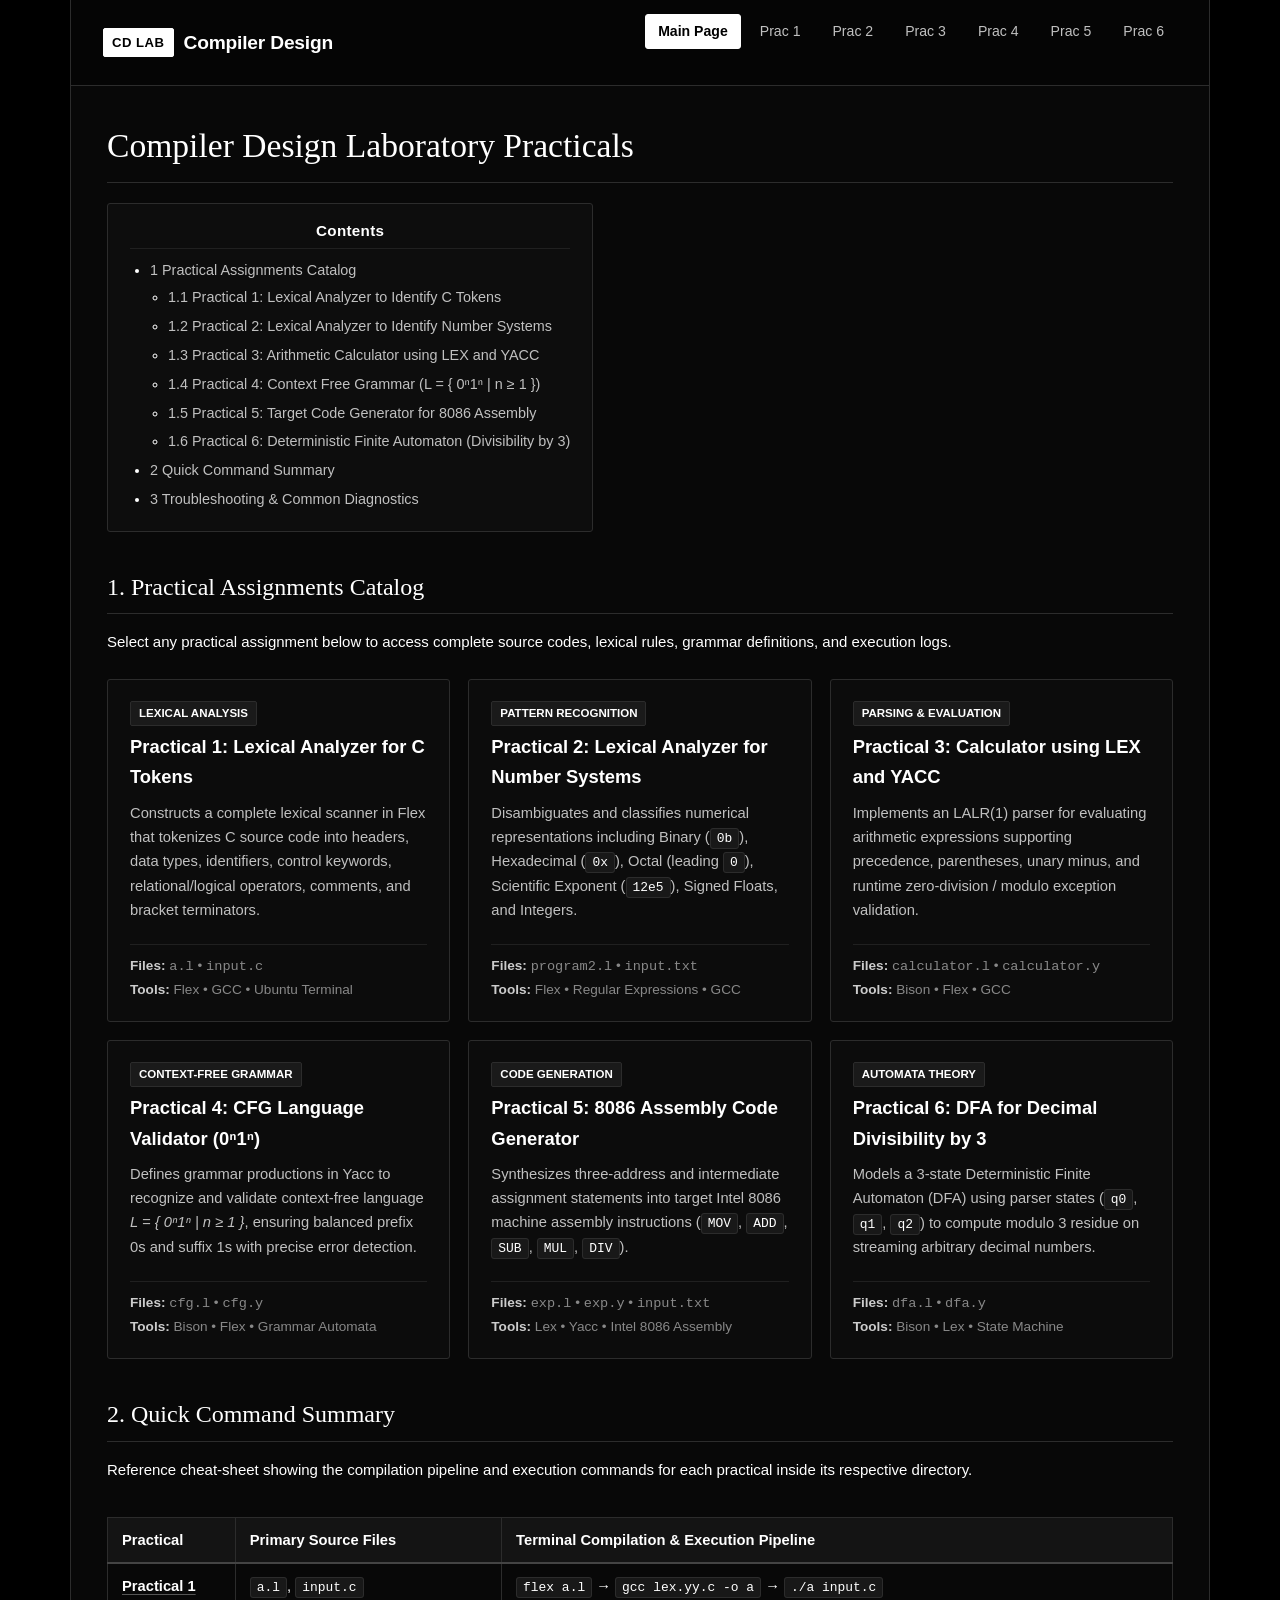
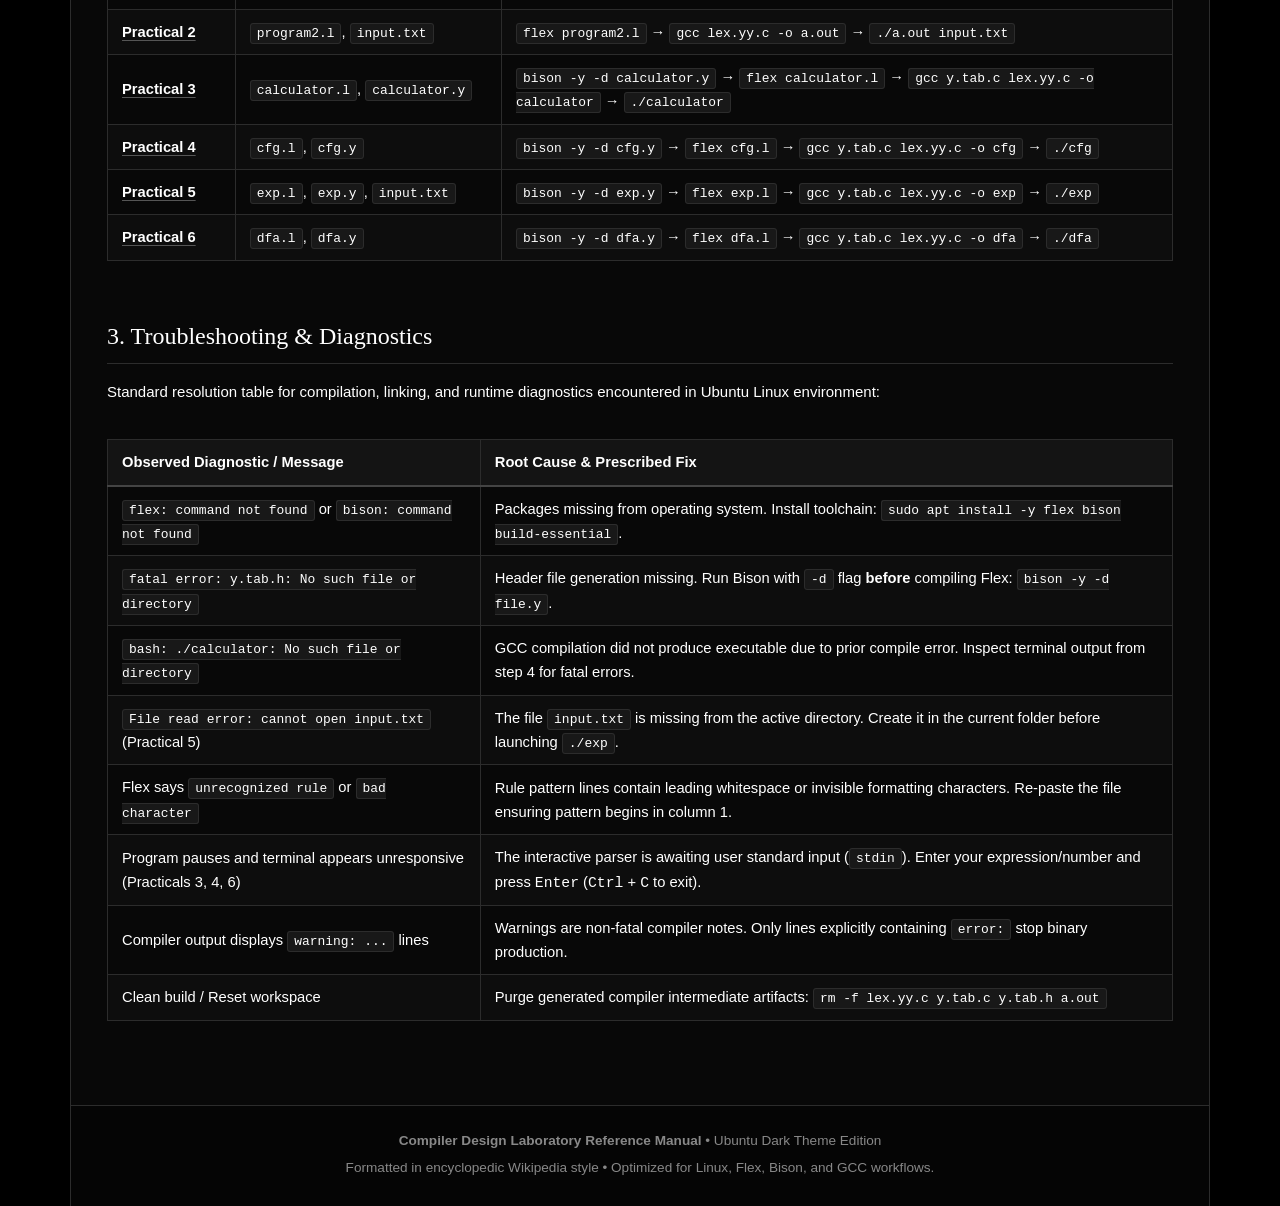
<file: index.html>
<!DOCTYPE html>
<html lang="en">
<head>
    <meta charset="UTF-8">
    <meta name="viewport" content="width=device-width, initial-scale=1.0">
    <title>Compiler Design Laboratory Manual — Wikipedia Reference Compendium</title>
    <link rel="stylesheet" href="style.css">
</head>
<body>

<div class="site-wrapper">
    <!-- Header / Navigation Bar -->
    <header class="header-bar">
        <a href="index.html" class="site-title">
            <span class="site-logo">CD LAB</span>
            <span class="site-title-text">Compiler Design</span>
            <!-- <span class="site-title-badge">Ubuntu Edition</span> -->
        </a>
        <nav>
            <ul class="nav-links">
                <li><a href="index.html" class="active">Main Page</a></li>
                <li><a href="practical1.html">Prac 1</a></li>
                <li><a href="practical2.html">Prac 2</a></li>
                <li><a href="practical3.html">Prac 3</a></li>
                <li><a href="practical4.html">Prac 4</a></li>
                <li><a href="practical5.html">Prac 5</a></li>
                <li><a href="practical6.html">Prac 6</a></li>
            </ul>
        </nav>
    </header>

    <!-- Main Content -->
    <main class="container">
        <h1 class="page-title">Compiler Design Laboratory Practicals</h1>
         

        <!-- <div class="notice-box aubergine">
            <strong>System Environment Notice:</strong> All practicals are compiled and executed using the GNU toolchain (<code>flex</code>, <code>bison</code>, and <code>gcc</code>) on <strong>Ubuntu Linux</strong>. Ensure prerequisites are installed via <code>sudo apt install -y flex bison build-essential</code>.
        </div> -->

        <!-- Contents Box (Wikipedia TOC) -->
        <nav class="toc-box">
            <div class="toc-title">Contents</div>
            <ul>
                <li><a href="#practical-catalog">1 Practical Assignments Catalog</a>
                    <ul>
                        <li><a href="#prac-1">1.1 Practical 1: Lexical Analyzer to Identify C Tokens</a></li>
                        <li><a href="#prac-2">1.2 Practical 2: Lexical Analyzer to Identify Number Systems</a></li>
                        <li><a href="#prac-3">1.3 Practical 3: Arithmetic Calculator using LEX and YACC</a></li>
                        <li><a href="#prac-4">1.4 Practical 4: Context Free Grammar (L = { 0ⁿ1ⁿ | n ≥ 1 })</a></li>
                        <li><a href="#prac-5">1.5 Practical 5: Target Code Generator for 8086 Assembly</a></li>
                        <li><a href="#prac-6">1.6 Practical 6: Deterministic Finite Automaton (Divisibility by 3)</a></li>
                    </ul>
                </li>
                <li><a href="#quick-command-summary">2 Quick Command Summary</a></li>
                <li><a href="#troubleshooting">3 Troubleshooting &amp; Common Diagnostics</a></li>
            </ul>
        </nav>

        <!-- Section 1: Catalog -->
        <h2 id="practical-catalog">1. Practical Assignments Catalog</h2>
        <p>Select any practical assignment below to access complete source codes, lexical rules, grammar definitions, and execution logs.</p>

        <div class="practical-grid">
            <!-- Practical 1 -->
            <article class="practical-entry" id="prac-1">
                <div>
                    <span class="practical-badge">Lexical Analysis</span>
                    <h3><a href="practical1.html">Practical 1: Lexical Analyzer for C Tokens</a></h3>
                    <p>Constructs a complete lexical scanner in Flex that tokenizes C source code into headers, data types, identifiers, control keywords, relational/logical operators, comments, and bracket terminators.</p>
                </div>
                <div class="file-list">
                    <strong>Files:</strong> <code>a.l</code> &bull; <code>input.c</code><br>
                    <strong>Tools:</strong> Flex &bull; GCC &bull; Ubuntu Terminal
                </div>
            </article>

            <!-- Practical 2 -->
            <article class="practical-entry" id="prac-2">
                <div>
                    <span class="practical-badge">Pattern Recognition</span>
                    <h3><a href="practical2.html">Practical 2: Lexical Analyzer for Number Systems</a></h3>
                    <p>Disambiguates and classifies numerical representations including Binary (<code>0b</code>), Hexadecimal (<code>0x</code>), Octal (leading <code>0</code>), Scientific Exponent (<code>12e5</code>), Signed Floats, and Integers.</p>
                </div>
                <div class="file-list">
                    <strong>Files:</strong> <code>program2.l</code> &bull; <code>input.txt</code><br>
                    <strong>Tools:</strong> Flex &bull; Regular Expressions &bull; GCC
                </div>
            </article>

            <!-- Practical 3 -->
            <article class="practical-entry" id="prac-3">
                <div>
                    <span class="practical-badge">Parsing &amp; Evaluation</span>
                    <h3><a href="practical3.html">Practical 3: Calculator using LEX and YACC</a></h3>
                    <p>Implements an LALR(1) parser for evaluating arithmetic expressions supporting precedence, parentheses, unary minus, and runtime zero-division / modulo exception validation.</p>
                </div>
                <div class="file-list">
                    <strong>Files:</strong> <code>calculator.l</code> &bull; <code>calculator.y</code><br>
                    <strong>Tools:</strong> Bison &bull; Flex &bull; GCC
                </div>
            </article>

            <!-- Practical 4 -->
            <article class="practical-entry" id="prac-4">
                <div>
                    <span class="practical-badge">Context-Free Grammar</span>
                    <h3><a href="practical4.html">Practical 4: CFG Language Validator (0ⁿ1ⁿ)</a></h3>
                    <p>Defines grammar productions in Yacc to recognize and validate context-free language <em>L = { 0ⁿ1ⁿ | n ≥ 1 }</em>, ensuring balanced prefix 0s and suffix 1s with precise error detection.</p>
                </div>
                <div class="file-list">
                    <strong>Files:</strong> <code>cfg.l</code> &bull; <code>cfg.y</code><br>
                    <strong>Tools:</strong> Bison &bull; Flex &bull; Grammar Automata
                </div>
            </article>

            <!-- Practical 5 -->
            <article class="practical-entry" id="prac-5">
                <div>
                    <span class="practical-badge">Code Generation</span>
                    <h3><a href="practical5.html">Practical 5: 8086 Assembly Code Generator</a></h3>
                    <p>Synthesizes three-address and intermediate assignment statements into target Intel 8086 machine assembly instructions (<code>MOV</code>, <code>ADD</code>, <code>SUB</code>, <code>MUL</code>, <code>DIV</code>).</p>
                </div>
                <div class="file-list">
                    <strong>Files:</strong> <code>exp.l</code> &bull; <code>exp.y</code> &bull; <code>input.txt</code><br>
                    <strong>Tools:</strong> Lex &bull; Yacc &bull; Intel 8086 Assembly
                </div>
            </article>

            <!-- Practical 6 -->
            <article class="practical-entry" id="prac-6">
                <div>
                    <span class="practical-badge">Automata Theory</span>
                    <h3><a href="practical6.html">Practical 6: DFA for Decimal Divisibility by 3</a></h3>
                    <p>Models a 3-state Deterministic Finite Automaton (DFA) using parser states (<code>q0</code>, <code>q1</code>, <code>q2</code>) to compute modulo 3 residue on streaming arbitrary decimal numbers.</p>
                </div>
                <div class="file-list">
                    <strong>Files:</strong> <code>dfa.l</code> &bull; <code>dfa.y</code><br>
                    <strong>Tools:</strong> Bison &bull; Lex &bull; State Machine
                </div>
            </article>
        </div>

        <!-- Section 2: Command Summary Matrix -->
        <h2 id="quick-command-summary">2. Quick Command Summary</h2>
        <p>Reference cheat-sheet showing the compilation pipeline and execution commands for each practical inside its respective directory.</p>

        <div style="overflow-x: auto;">
            <table class="wikitable">
                <thead>
                    <tr>
                        <th style="width: 12%;">Practical</th>
                        <th style="width: 25%;">Primary Source Files</th>
                        <th>Terminal Compilation &amp; Execution Pipeline</th>
                    </tr>
                </thead>
                <tbody>
                    <tr>
                        <td><strong><a href="practical1.html">Practical 1</a></strong></td>
                        <td><code>a.l</code>, <code>input.c</code></td>
                        <td><code>flex a.l</code> &rarr; <code>gcc lex.yy.c -o a</code> &rarr; <code>./a input.c</code></td>
                    </tr>
                    <tr>
                        <td><strong><a href="practical2.html">Practical 2</a></strong></td>
                        <td><code>program2.l</code>, <code>input.txt</code></td>
                        <td><code>flex program2.l</code> &rarr; <code>gcc lex.yy.c -o a.out</code> &rarr; <code>./a.out input.txt</code></td>
                    </tr>
                    <tr>
                        <td><strong><a href="practical3.html">Practical 3</a></strong></td>
                        <td><code>calculator.l</code>, <code>calculator.y</code></td>
                        <td><code>bison -y -d calculator.y</code> &rarr; <code>flex calculator.l</code> &rarr; <code>gcc y.tab.c lex.yy.c -o calculator</code> &rarr; <code>./calculator</code></td>
                    </tr>
                    <tr>
                        <td><strong><a href="practical4.html">Practical 4</a></strong></td>
                        <td><code>cfg.l</code>, <code>cfg.y</code></td>
                        <td><code>bison -y -d cfg.y</code> &rarr; <code>flex cfg.l</code> &rarr; <code>gcc y.tab.c lex.yy.c -o cfg</code> &rarr; <code>./cfg</code></td>
                    </tr>
                    <tr>
                        <td><strong><a href="practical5.html">Practical 5</a></strong></td>
                        <td><code>exp.l</code>, <code>exp.y</code>, <code>input.txt</code></td>
                        <td><code>bison -y -d exp.y</code> &rarr; <code>flex exp.l</code> &rarr; <code>gcc y.tab.c lex.yy.c -o exp</code> &rarr; <code>./exp</code></td>
                    </tr>
                    <tr>
                        <td><strong><a href="practical6.html">Practical 6</a></strong></td>
                        <td><code>dfa.l</code>, <code>dfa.y</code></td>
                        <td><code>bison -y -d dfa.y</code> &rarr; <code>flex dfa.l</code> &rarr; <code>gcc y.tab.c lex.yy.c -o dfa</code> &rarr; <code>./dfa</code></td>
                    </tr>
                </tbody>
            </table>
        </div>

        <!-- Section 3: Troubleshooting -->
        <h2 id="troubleshooting">3. Troubleshooting &amp; Diagnostics</h2>
        <p>Standard resolution table for compilation, linking, and runtime diagnostics encountered in Ubuntu Linux environment:</p>

        <div style="overflow-x: auto;">
            <table class="wikitable">
                <thead>
                    <tr>
                        <th style="width: 35%;">Observed Diagnostic / Message</th>
                        <th>Root Cause &amp; Prescribed Fix</th>
                    </tr>
                </thead>
                <tbody>
                    <tr>
                        <td><code>flex: command not found</code> or <code>bison: command not found</code></td>
                        <td>Packages missing from operating system. Install toolchain: <code>sudo apt install -y flex bison build-essential</code>.</td>
                    </tr>
                    <tr>
                        <td><code>fatal error: y.tab.h: No such file or directory</code></td>
                        <td>Header file generation missing. Run Bison with <code>-d</code> flag <strong>before</strong> compiling Flex: <code>bison -y -d file.y</code>.</td>
                    </tr>
                    <tr>
                        <td><code>bash: ./calculator: No such file or directory</code></td>
                        <td>GCC compilation did not produce executable due to prior compile error. Inspect terminal output from step 4 for fatal errors.</td>
                    </tr>
                    <tr>
                        <td><code>File read error: cannot open input.txt</code> (Practical 5)</td>
                        <td>The file <code>input.txt</code> is missing from the active directory. Create it in the current folder before launching <code>./exp</code>.</td>
                    </tr>
                    <tr>
                        <td>Flex says <code>unrecognized rule</code> or <code>bad character</code></td>
                        <td>Rule pattern lines contain leading whitespace or invisible formatting characters. Re-paste the file ensuring pattern begins in column 1.</td>
                    </tr>
                    <tr>
                        <td>Program pauses and terminal appears unresponsive (Practicals 3, 4, 6)</td>
                        <td>The interactive parser is awaiting user standard input (<code>stdin</code>). Enter your expression/number and press <kbd>Enter</kbd> (<kbd>Ctrl</kbd> + <kbd>C</kbd> to exit).</td>
                    </tr>
                    <tr>
                        <td>Compiler output displays <code>warning: ...</code> lines</td>
                        <td>Warnings are non-fatal compiler notes. Only lines explicitly containing <code>error:</code> stop binary production.</td>
                    </tr>
                    <tr>
                        <td>Clean build / Reset workspace</td>
                        <td>Purge generated compiler intermediate artifacts: <code>rm -f lex.yy.c y.tab.c y.tab.h a.out</code></td>
                    </tr>
                </tbody>
            </table>
        </div>
    </main>

    <!-- Footer -->
    <footer class="footer">
        <p><strong>Compiler Design Laboratory Reference Manual</strong> &bull; Ubuntu Dark Theme Edition</p>
        <p>Formatted in encyclopedic Wikipedia style &bull; Optimized for Linux, Flex, Bison, and GCC workflows.</p>
    </footer>
</div>

<script src="script.js"></script>
</body>
</html>
</file>
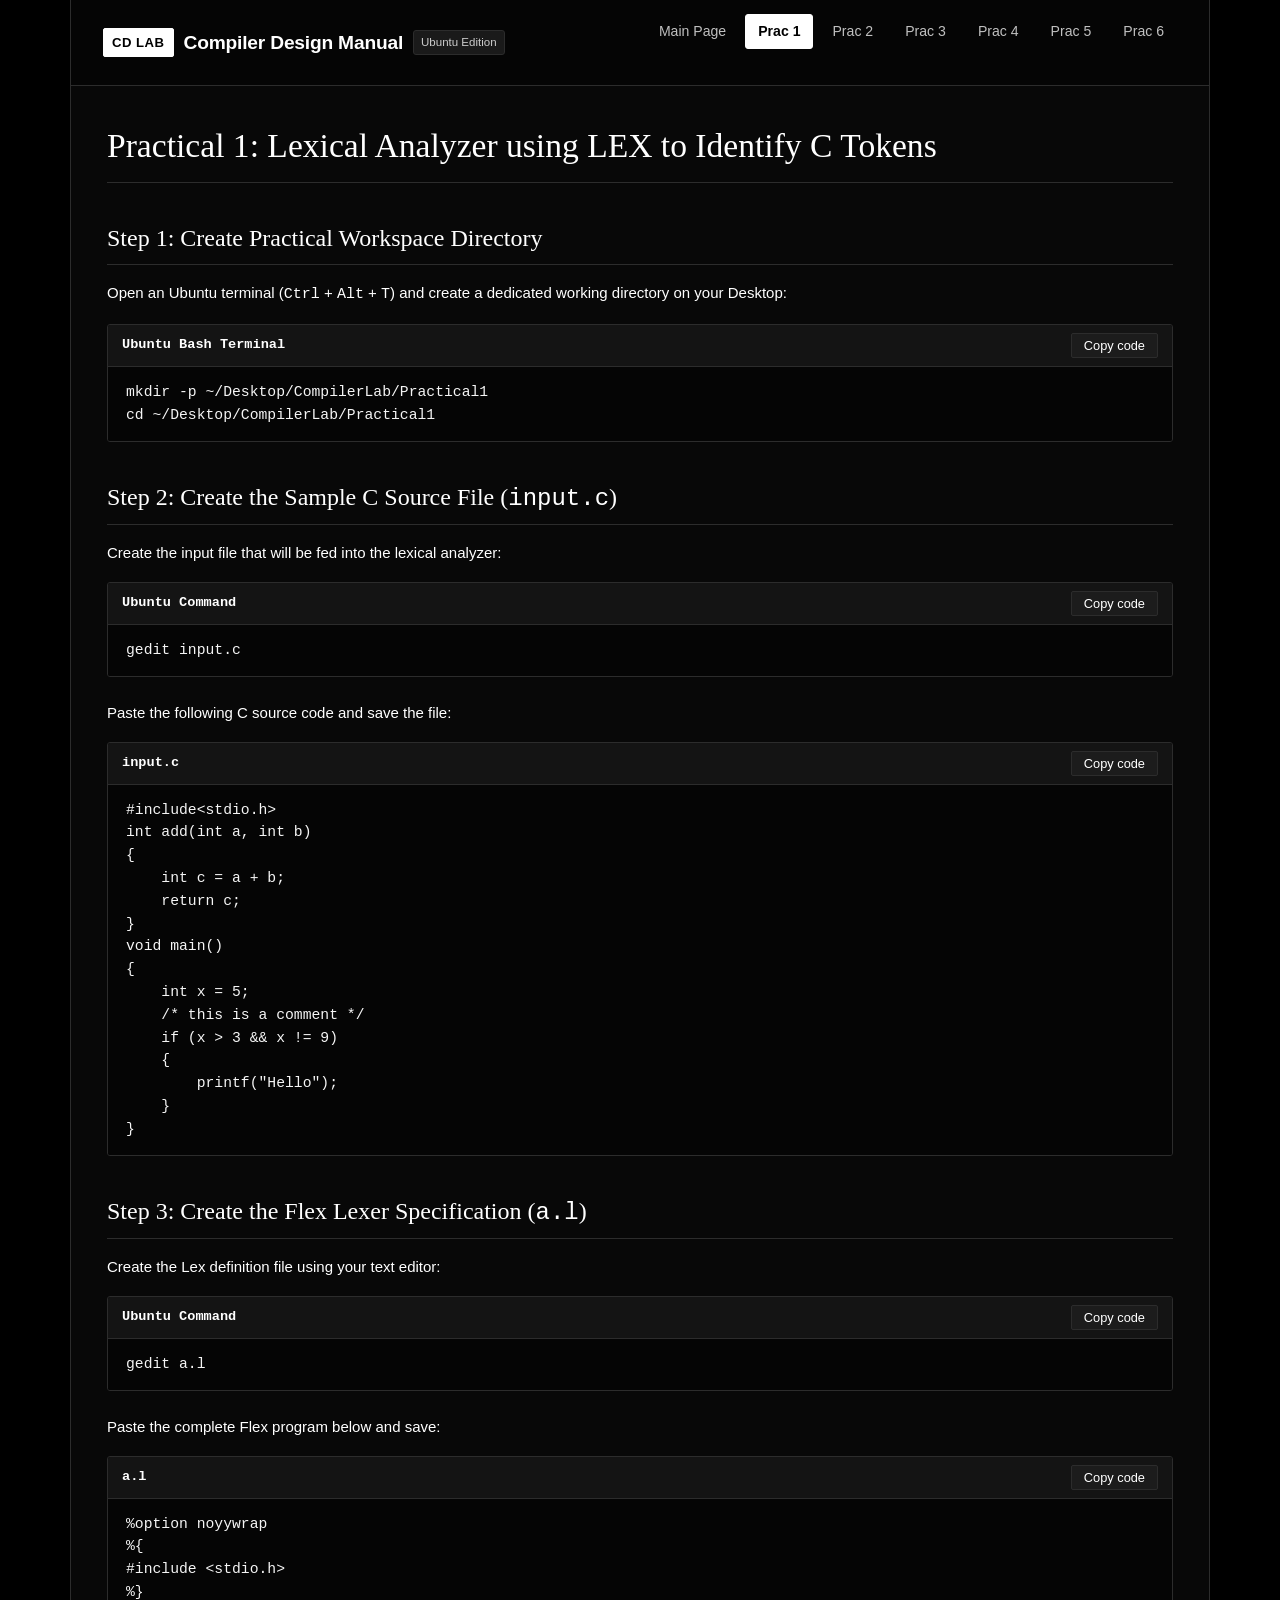
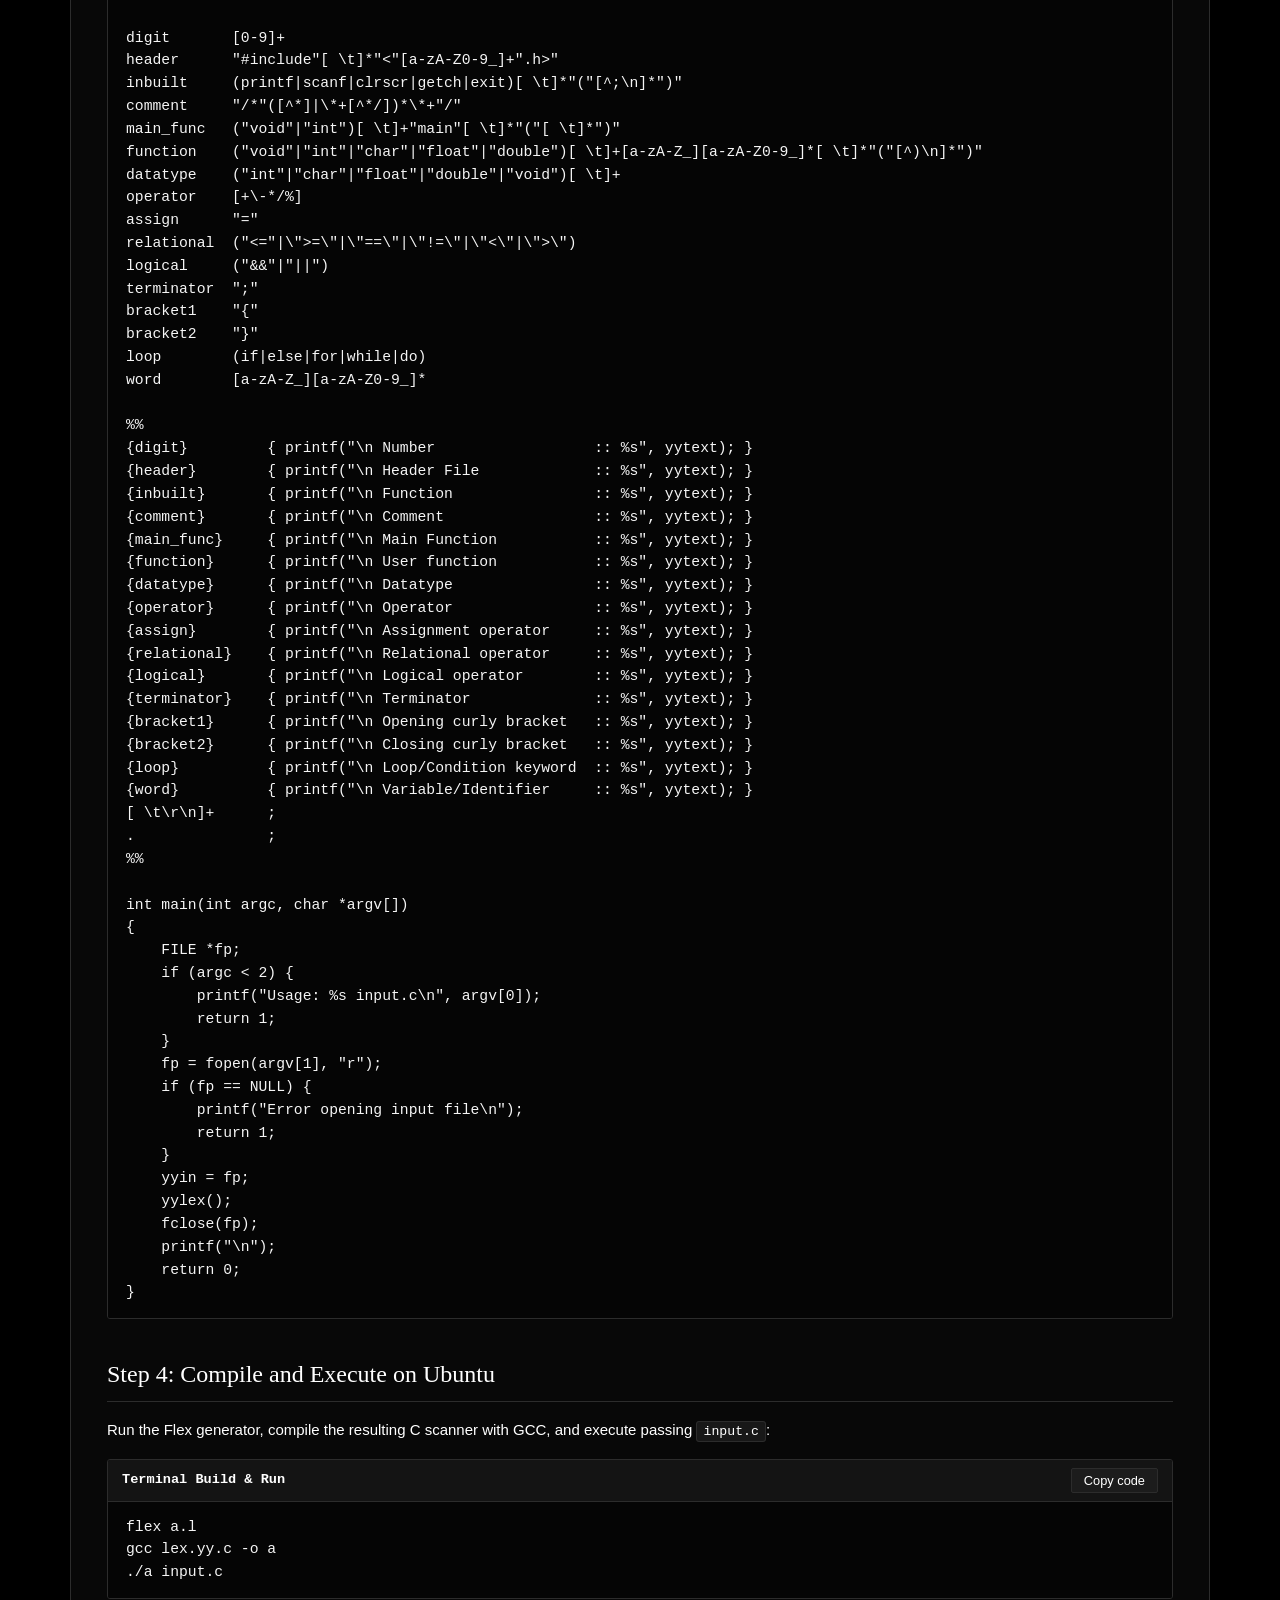
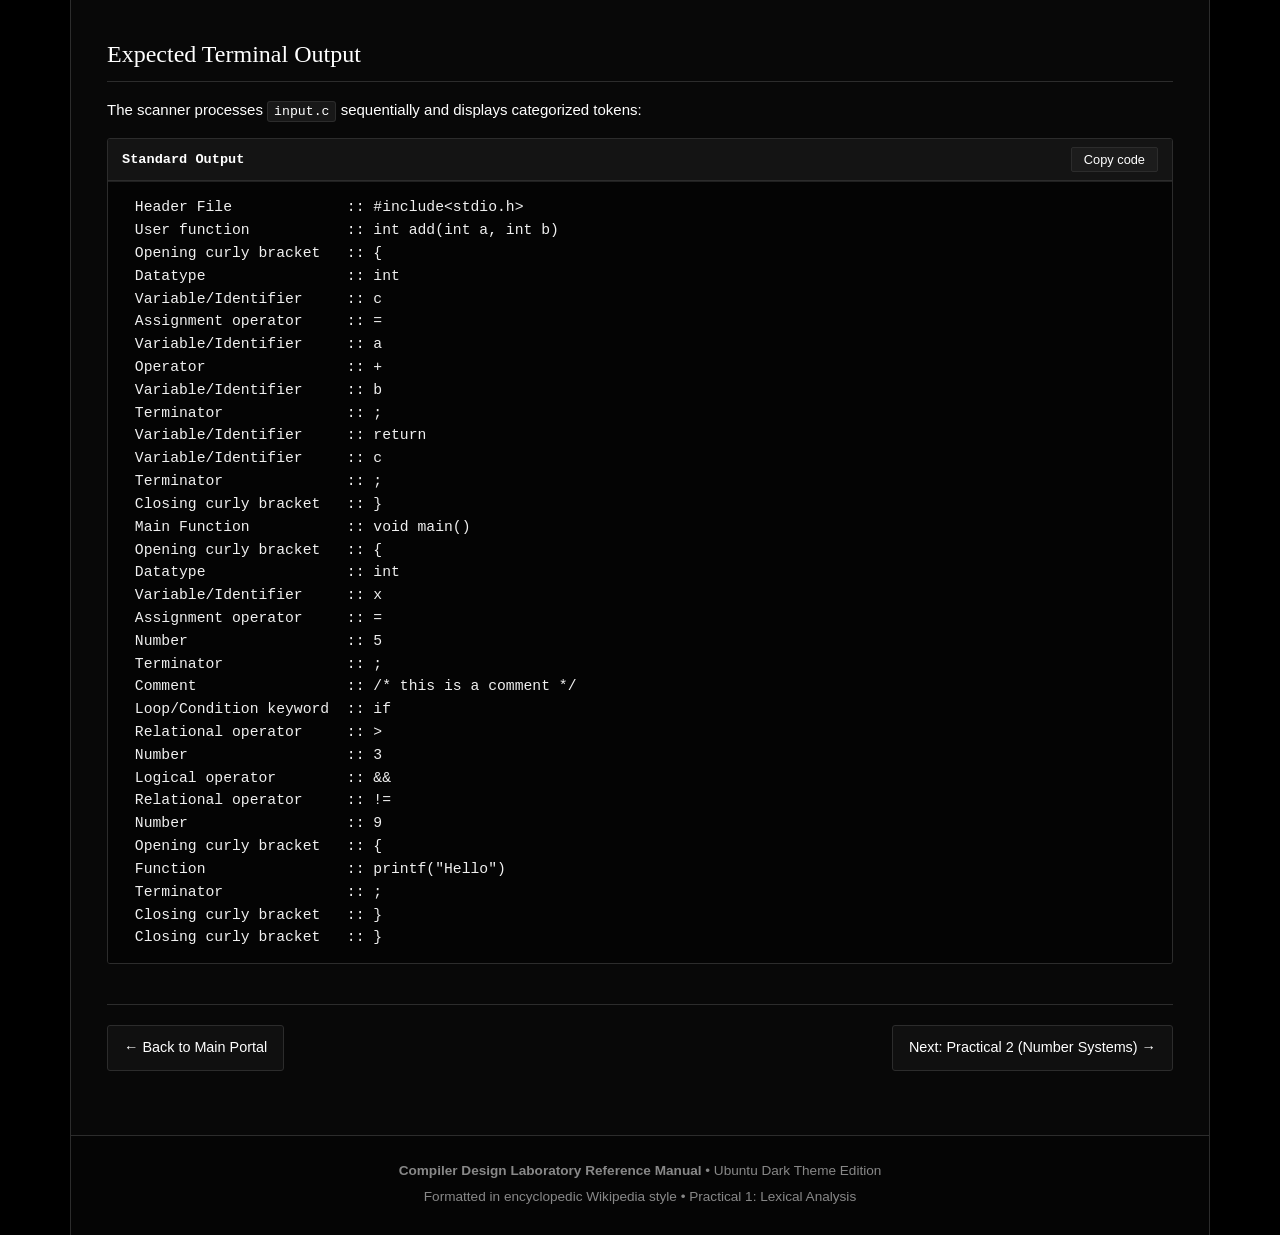
<file: practical1.html>
<!DOCTYPE html>
<html lang="en">
<head>
    <meta charset="UTF-8">
    <meta name="viewport" content="width=device-width, initial-scale=1.0">
    <title>Practical 1: Lexical Analyzer using LEX to identify tokens — Compiler Design</title>
    <link rel="stylesheet" href="style.css">
</head>
<body>

<div class="site-wrapper">
    <!-- Header / Navigation Bar -->
    <header class="header-bar">
        <a href="index.html" class="site-title">
            <span class="site-logo">CD LAB</span>
            <span class="site-title-text">Compiler Design Manual</span>
            <span class="site-title-badge">Ubuntu Edition</span>
        </a>
        <nav>
            <ul class="nav-links">
                <li><a href="index.html">Main Page</a></li>
                <li><a href="practical1.html" class="active">Prac 1</a></li>
                <li><a href="practical2.html">Prac 2</a></li>
                <li><a href="practical3.html">Prac 3</a></li>
                <li><a href="practical4.html">Prac 4</a></li>
                <li><a href="practical5.html">Prac 5</a></li>
                <li><a href="practical6.html">Prac 6</a></li>
            </ul>
        </nav>
    </header>

    <!-- Main Content -->
    <main class="container">
        <h1 class="page-title">Practical 1: Lexical Analyzer using LEX to Identify C Tokens</h1>


        <!-- Section 2: Step 1 -->
        <h2 id="step-1">Step 1: Create Practical Workspace Directory</h2>
        <p>Open an Ubuntu terminal (<kbd>Ctrl</kbd> + <kbd>Alt</kbd> + <kbd>T</kbd>) and create a dedicated working directory on your Desktop:</p>

        <div class="code-box">
            <div class="code-header">
                <span class="code-filename">Ubuntu Bash Terminal</span>
                <button class="copy-btn" type="button">Copy code</button>
            </div>
            <pre><code>mkdir -p ~/Desktop/CompilerLab/Practical1
cd ~/Desktop/CompilerLab/Practical1</code></pre>
        </div>

        <!-- Section 3: Step 2 -->
        <h2 id="step-2">Step 2: Create the Sample C Source File (<code>input.c</code>)</h2>
        <p>Create the input file that will be fed into the lexical analyzer:</p>

        <div class="code-box">
            <div class="code-header">
                <span class="code-filename">Ubuntu Command</span>
                <button class="copy-btn" type="button">Copy code</button>
            </div>
            <pre><code>gedit input.c</code></pre>
        </div>

        <p>Paste the following C source code and save the file:</p>

        <div class="code-box">
            <div class="code-header">
                <span class="code-filename">input.c</span>
                <button class="copy-btn" type="button">Copy code</button>
            </div>
            <pre><code>#include&lt;stdio.h&gt;
int add(int a, int b)
{
    int c = a + b;
    return c;
}
void main()
{
    int x = 5;
    /* this is a comment */
    if (x &gt; 3 &amp;&amp; x != 9)
    {
        printf("Hello");
    }
}</code></pre>
        </div>

        <!-- Section 4: Step 3 -->
        <h2 id="step-3">Step 3: Create the Flex Lexer Specification (<code>a.l</code>)</h2>
        <p>Create the Lex definition file using your text editor:</p>

        <div class="code-box">
            <div class="code-header">
                <span class="code-filename">Ubuntu Command</span>
                <button class="copy-btn" type="button">Copy code</button>
            </div>
            <pre><code>gedit a.l</code></pre>
        </div>

        <p>Paste the complete Flex program below and save:</p>

        <div class="code-box">
            <div class="code-header">
                <span class="code-filename">a.l</span>
                <button class="copy-btn" type="button">Copy code</button>
            </div>
            <pre><code>%option noyywrap
%{
#include &lt;stdio.h&gt;
%}

digit       [0-9]+
header      "#include"[ \t]*"&lt;"[a-zA-Z0-9_]+".h&gt;"
inbuilt     (printf|scanf|clrscr|getch|exit)[ \t]*"("[^;\n]*")"
comment     "/*"([^*]|\*+[^*/])*\*+"/"
main_func   ("void"|"int")[ \t]+"main"[ \t]*"("[ \t]*")"
function    ("void"|"int"|"char"|"float"|"double")[ \t]+[a-zA-Z_][a-zA-Z0-9_]*[ \t]*"("[^)\n]*")"
datatype    ("int"|"char"|"float"|"double"|"void")[ \t]+
operator    [+\-*/%]
assign      "="
relational  ("&lt;="|\"&gt;=\"|\"==\"|\"!=\"|\"&lt;\"|\"&gt;\")
logical     ("&&"|"||")
terminator  ";"
bracket1    "{"
bracket2    "}"
loop        (if|else|for|while|do)
word        [a-zA-Z_][a-zA-Z0-9_]*

%%
{digit}         { printf("\n Number                  :: %s", yytext); }
{header}        { printf("\n Header File             :: %s", yytext); }
{inbuilt}       { printf("\n Function                :: %s", yytext); }
{comment}       { printf("\n Comment                 :: %s", yytext); }
{main_func}     { printf("\n Main Function           :: %s", yytext); }
{function}      { printf("\n User function           :: %s", yytext); }
{datatype}      { printf("\n Datatype                :: %s", yytext); }
{operator}      { printf("\n Operator                :: %s", yytext); }
{assign}        { printf("\n Assignment operator     :: %s", yytext); }
{relational}    { printf("\n Relational operator     :: %s", yytext); }
{logical}       { printf("\n Logical operator        :: %s", yytext); }
{terminator}    { printf("\n Terminator              :: %s", yytext); }
{bracket1}      { printf("\n Opening curly bracket   :: %s", yytext); }
{bracket2}      { printf("\n Closing curly bracket   :: %s", yytext); }
{loop}          { printf("\n Loop/Condition keyword  :: %s", yytext); }
{word}          { printf("\n Variable/Identifier     :: %s", yytext); }
[ \t\r\n]+      ;
.               ;
%%

int main(int argc, char *argv[])
{
    FILE *fp;
    if (argc &lt; 2) {
        printf("Usage: %s input.c\n", argv[0]);
        return 1;
    }
    fp = fopen(argv[1], "r");
    if (fp == NULL) {
        printf("Error opening input file\n");
        return 1;
    }
    yyin = fp;
    yylex();
    fclose(fp);
    printf("\n");
    return 0;
}</code></pre>
        </div>

        <!-- Section 5: Step 4 -->
        <h2 id="step-4">Step 4: Compile and Execute on Ubuntu</h2>
        <p>Run the Flex generator, compile the resulting C scanner with GCC, and execute passing <code>input.c</code>:</p>

        <div class="code-box">
            <div class="code-header">
                <span class="code-filename">Terminal Build &amp; Run</span>
                <button class="copy-btn" type="button">Copy code</button>
            </div>
            <pre><code>flex a.l
gcc lex.yy.c -o a
./a input.c</code></pre>
        </div>

        <!-- Section 6: Output -->
        <h2 id="expected-output">Expected Terminal Output</h2>
        <p>The scanner processes <code>input.c</code> sequentially and displays categorized tokens:</p>

        <div class="code-box">
            <div class="code-header">
                <span class="code-filename">Standard Output</span>
                <button class="copy-btn" type="button">Copy code</button>
            </div>
            <pre class="terminal-output"><code> Header File             :: #include&lt;stdio.h&gt;
 User function           :: int add(int a, int b)
 Opening curly bracket   :: {
 Datatype                :: int 
 Variable/Identifier     :: c
 Assignment operator     :: =
 Variable/Identifier     :: a
 Operator                :: +
 Variable/Identifier     :: b
 Terminator              :: ;
 Variable/Identifier     :: return
 Variable/Identifier     :: c
 Terminator              :: ;
 Closing curly bracket   :: }
 Main Function           :: void main()
 Opening curly bracket   :: {
 Datatype                :: int 
 Variable/Identifier     :: x
 Assignment operator     :: =
 Number                  :: 5
 Terminator              :: ;
 Comment                 :: /* this is a comment */
 Loop/Condition keyword  :: if
 Relational operator     :: &gt;
 Number                  :: 3
 Logical operator        :: &amp;&amp;
 Relational operator     :: !=
 Number                  :: 9
 Opening curly bracket   :: {
 Function                :: printf("Hello")
 Terminator              :: ;
 Closing curly bracket   :: }
 Closing curly bracket   :: }</code></pre>
        </div>

        <!-- Navigation Pagination -->
        <div class="nav-pagination">
            <a href="index.html">&larr; Back to Main Portal</a>
            <a href="practical2.html">Next: Practical 2 (Number Systems) &rarr;</a>
        </div>
    </main>

    <!-- Footer -->
    <footer class="footer">
        <p><strong>Compiler Design Laboratory Reference Manual</strong> &bull; Ubuntu Dark Theme Edition</p>
        <p>Formatted in encyclopedic Wikipedia style &bull; Practical 1: Lexical Analysis</p>
    </footer>
</div>

<script src="script.js"></script>
</body>
</html>
</file>
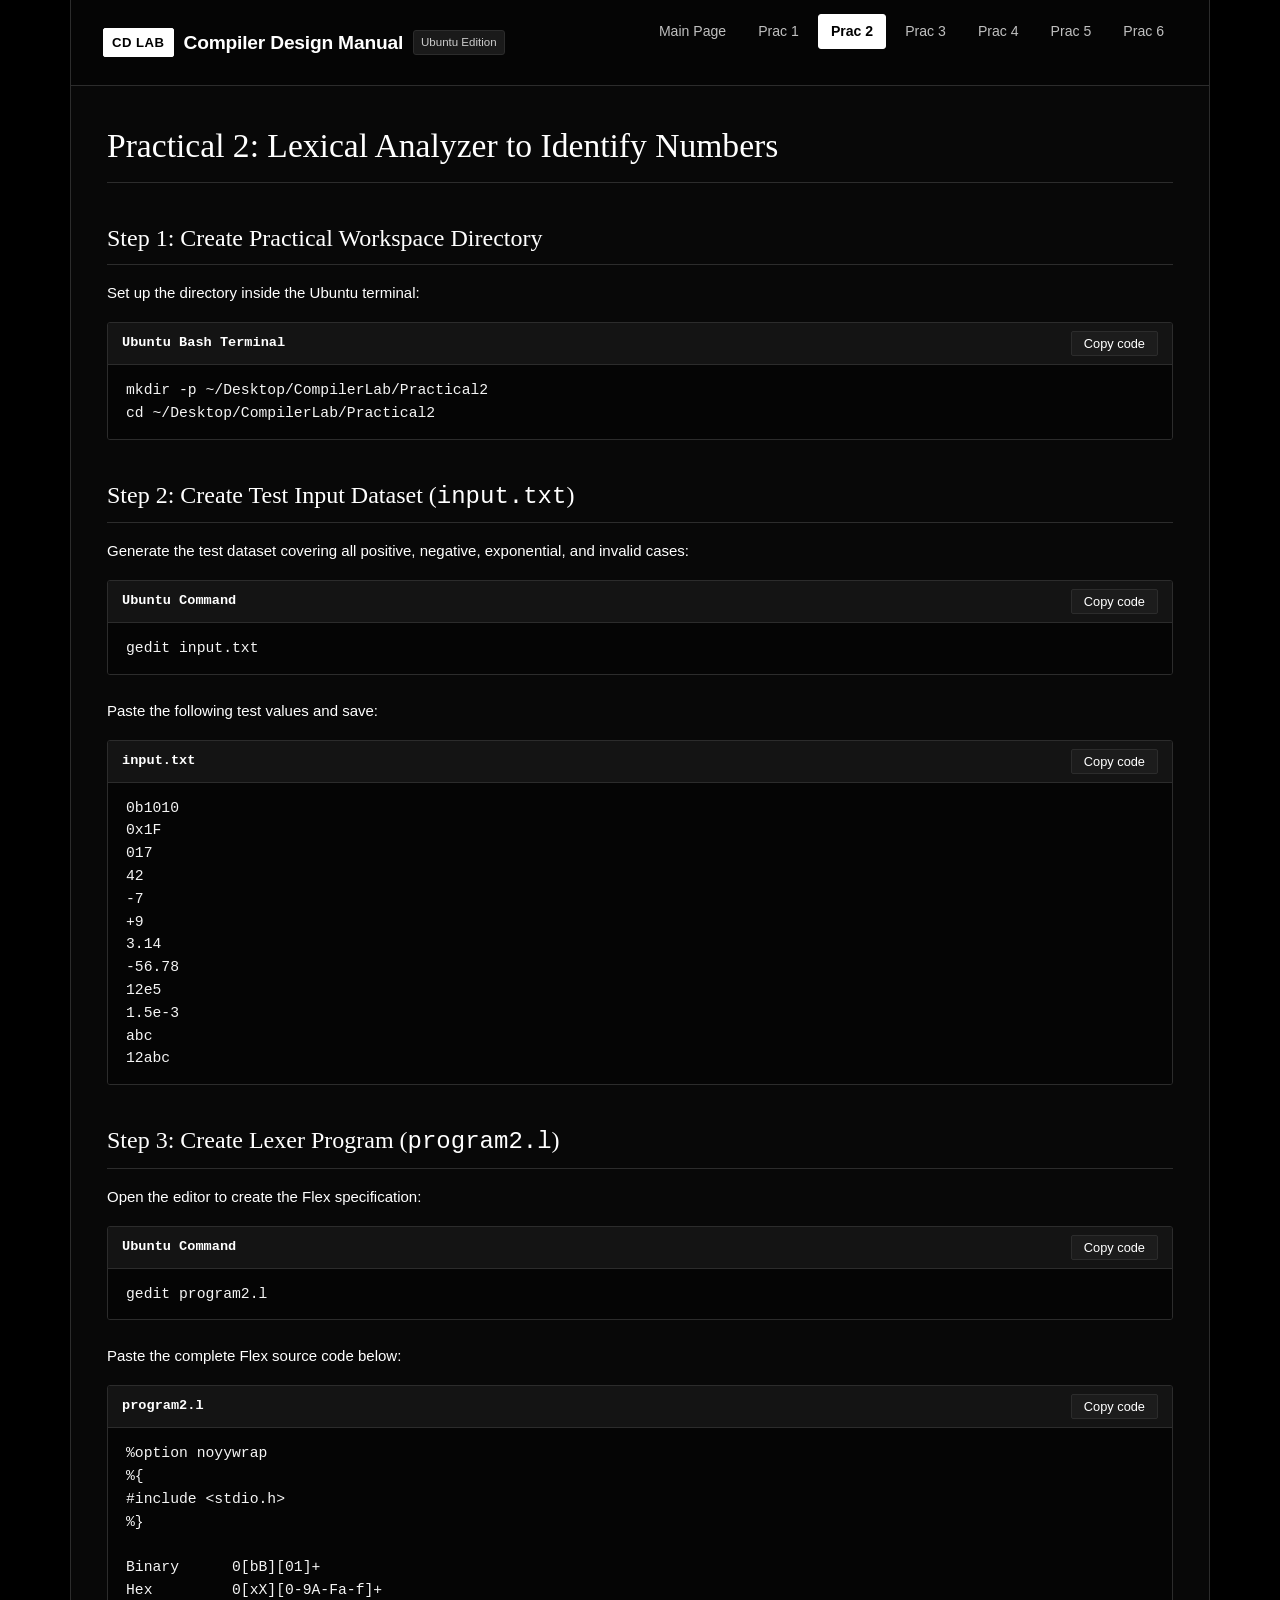
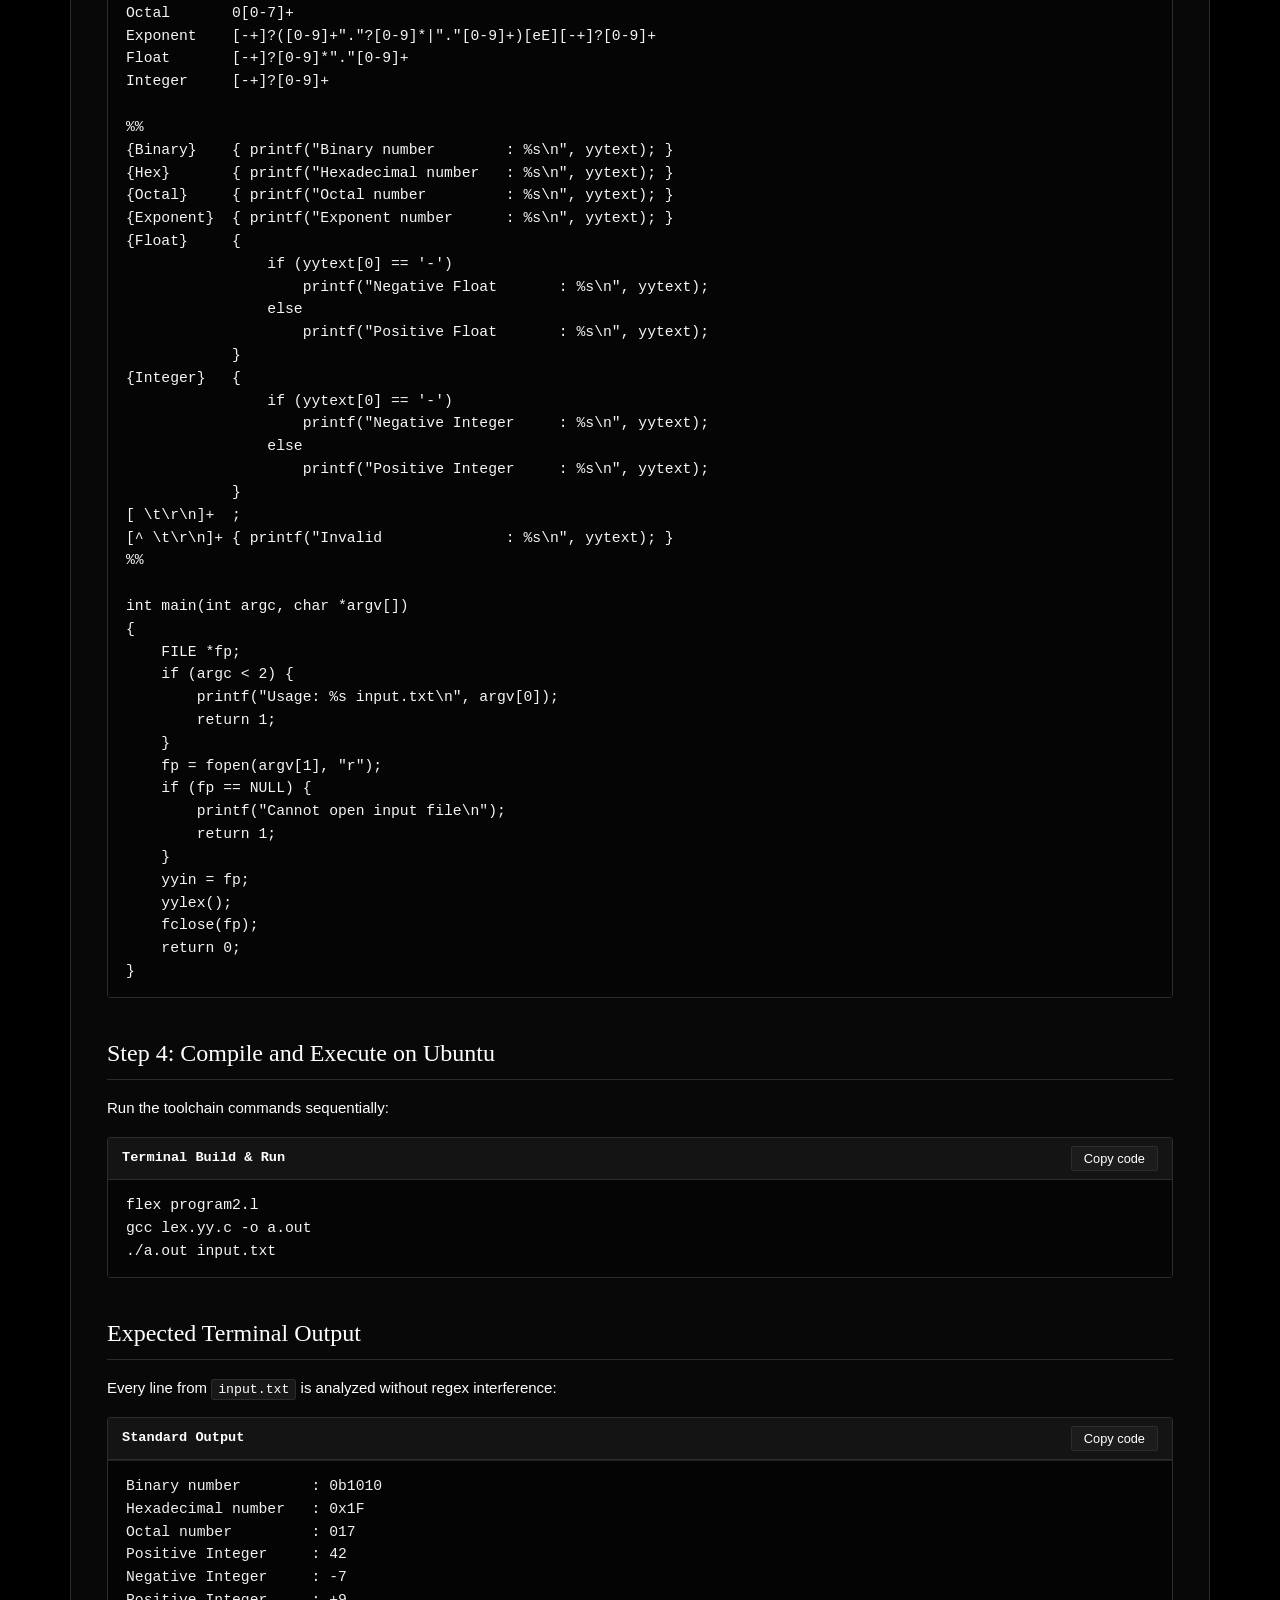
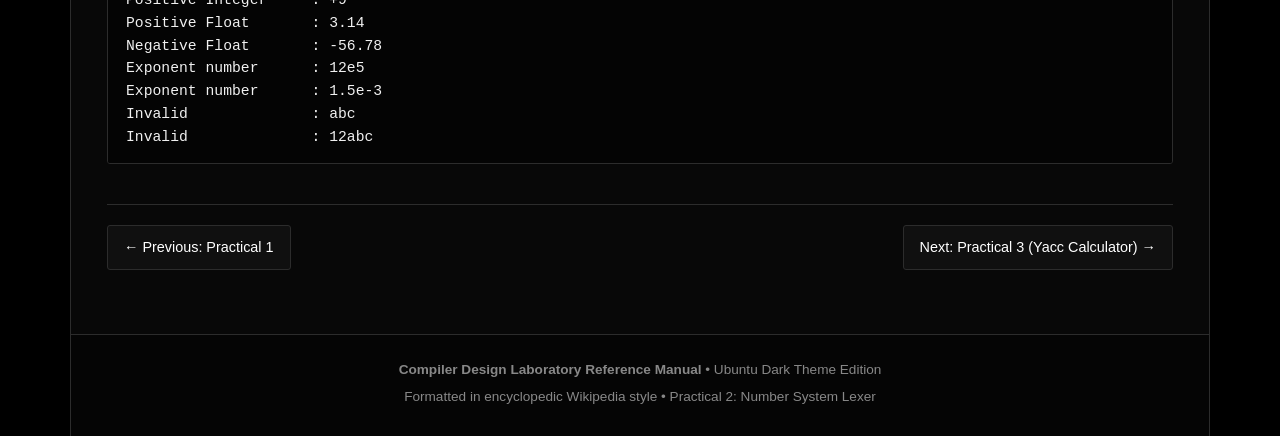
<file: practical2.html>
<!DOCTYPE html>
<html lang="en">
<head>
    <meta charset="UTF-8">
    <meta name="viewport" content="width=device-width, initial-scale=1.0">
    <title>Practical 2: Lexical Analyzer to Identify Numbers — Compiler Design</title>
    <link rel="stylesheet" href="style.css">
</head>
<body>

<div class="site-wrapper">
    <!-- Header / Navigation Bar -->
    <header class="header-bar">
        <a href="index.html" class="site-title">
            <span class="site-logo">CD LAB</span>
            <span class="site-title-text">Compiler Design Manual</span>
            <span class="site-title-badge">Ubuntu Edition</span>
        </a>
        <nav>
            <ul class="nav-links">
                <li><a href="index.html">Main Page</a></li>
                <li><a href="practical1.html">Prac 1</a></li>
                <li><a href="practical2.html" class="active">Prac 2</a></li>
                <li><a href="practical3.html">Prac 3</a></li>
                <li><a href="practical4.html">Prac 4</a></li>
                <li><a href="practical5.html">Prac 5</a></li>
                <li><a href="practical6.html">Prac 6</a></li>
            </ul>
        </nav>
    </header>

    <!-- Main Content -->
    <main class="container">
        <h1 class="page-title">Practical 2: Lexical Analyzer to Identify Numbers</h1>
       

        <!-- Section 2: Step 1 -->
        <h2 id="step-1">Step 1: Create Practical Workspace Directory</h2>
        <p>Set up the directory inside the Ubuntu terminal:</p>

        <div class="code-box">
            <div class="code-header">
                <span class="code-filename">Ubuntu Bash Terminal</span>
                <button class="copy-btn" type="button">Copy code</button>
            </div>
            <pre><code>mkdir -p ~/Desktop/CompilerLab/Practical2
cd ~/Desktop/CompilerLab/Practical2</code></pre>
        </div>

        <!-- Section 3: Step 2 -->
        <h2 id="step-2">Step 2: Create Test Input Dataset (<code>input.txt</code>)</h2>
        <p>Generate the test dataset covering all positive, negative, exponential, and invalid cases:</p>

        <div class="code-box">
            <div class="code-header">
                <span class="code-filename">Ubuntu Command</span>
                <button class="copy-btn" type="button">Copy code</button>
            </div>
            <pre><code>gedit input.txt</code></pre>
        </div>

        <p>Paste the following test values and save:</p>

        <div class="code-box">
            <div class="code-header">
                <span class="code-filename">input.txt</span>
                <button class="copy-btn" type="button">Copy code</button>
            </div>
            <pre><code>0b1010
0x1F
017
42
-7
+9
3.14
-56.78
12e5
1.5e-3
abc
12abc</code></pre>
        </div>

        <!-- Section 4: Step 3 -->
        <h2 id="step-3">Step 3: Create Lexer Program (<code>program2.l</code>)</h2>
        <p>Open the editor to create the Flex specification:</p>

        <div class="code-box">
            <div class="code-header">
                <span class="code-filename">Ubuntu Command</span>
                <button class="copy-btn" type="button">Copy code</button>
            </div>
            <pre><code>gedit program2.l</code></pre>
        </div>

        <p>Paste the complete Flex source code below:</p>

        <div class="code-box">
            <div class="code-header">
                <span class="code-filename">program2.l</span>
                <button class="copy-btn" type="button">Copy code</button>
            </div>
            <pre><code>%option noyywrap
%{
#include &lt;stdio.h&gt;
%}

Binary      0[bB][01]+
Hex         0[xX][0-9A-Fa-f]+
Octal       0[0-7]+
Exponent    [-+]?([0-9]+"."?[0-9]*|"."[0-9]+)[eE][-+]?[0-9]+
Float       [-+]?[0-9]*"."[0-9]+
Integer     [-+]?[0-9]+

%%
{Binary}    { printf("Binary number        : %s\n", yytext); }
{Hex}       { printf("Hexadecimal number   : %s\n", yytext); }
{Octal}     { printf("Octal number         : %s\n", yytext); }
{Exponent}  { printf("Exponent number      : %s\n", yytext); }
{Float}     {
                if (yytext[0] == '-')
                    printf("Negative Float       : %s\n", yytext);
                else
                    printf("Positive Float       : %s\n", yytext);
            }
{Integer}   {
                if (yytext[0] == '-')
                    printf("Negative Integer     : %s\n", yytext);
                else
                    printf("Positive Integer     : %s\n", yytext);
            }
[ \t\r\n]+  ;
[^ \t\r\n]+ { printf("Invalid              : %s\n", yytext); }
%%

int main(int argc, char *argv[])
{
    FILE *fp;
    if (argc &lt; 2) {
        printf("Usage: %s input.txt\n", argv[0]);
        return 1;
    }
    fp = fopen(argv[1], "r");
    if (fp == NULL) {
        printf("Cannot open input file\n");
        return 1;
    }
    yyin = fp;
    yylex();
    fclose(fp);
    return 0;
}</code></pre>
        </div>

        <!-- Section 5: Step 4 -->
        <h2 id="step-4">Step 4: Compile and Execute on Ubuntu</h2>
        <p>Run the toolchain commands sequentially:</p>

        <div class="code-box">
            <div class="code-header">
                <span class="code-filename">Terminal Build &amp; Run</span>
                <button class="copy-btn" type="button">Copy code</button>
            </div>
            <pre><code>flex program2.l
gcc lex.yy.c -o a.out
./a.out input.txt</code></pre>
        </div>

        <!-- Section 6: Output -->
        <h2 id="expected-output">Expected Terminal Output</h2>
        <p>Every line from <code>input.txt</code> is analyzed without regex interference:</p>

        <div class="code-box">
            <div class="code-header">
                <span class="code-filename">Standard Output</span>
                <button class="copy-btn" type="button">Copy code</button>
            </div>
            <pre class="terminal-output"><code>Binary number        : 0b1010
Hexadecimal number   : 0x1F
Octal number         : 017
Positive Integer     : 42
Negative Integer     : -7
Positive Integer     : +9
Positive Float       : 3.14
Negative Float       : -56.78
Exponent number      : 12e5
Exponent number      : 1.5e-3
Invalid              : abc
Invalid              : 12abc</code></pre>
        </div>

        <!-- Navigation Pagination -->
        <div class="nav-pagination">
            <a href="practical1.html">&larr; Previous: Practical 1</a>
            <a href="practical3.html">Next: Practical 3 (Yacc Calculator) &rarr;</a>
        </div>
    </main>

    <!-- Footer -->
    <footer class="footer">
        <p><strong>Compiler Design Laboratory Reference Manual</strong> &bull; Ubuntu Dark Theme Edition</p>
        <p>Formatted in encyclopedic Wikipedia style &bull; Practical 2: Number System Lexer</p>
    </footer>
</div>

<script src="script.js"></script>
</body>
</html>
</file>
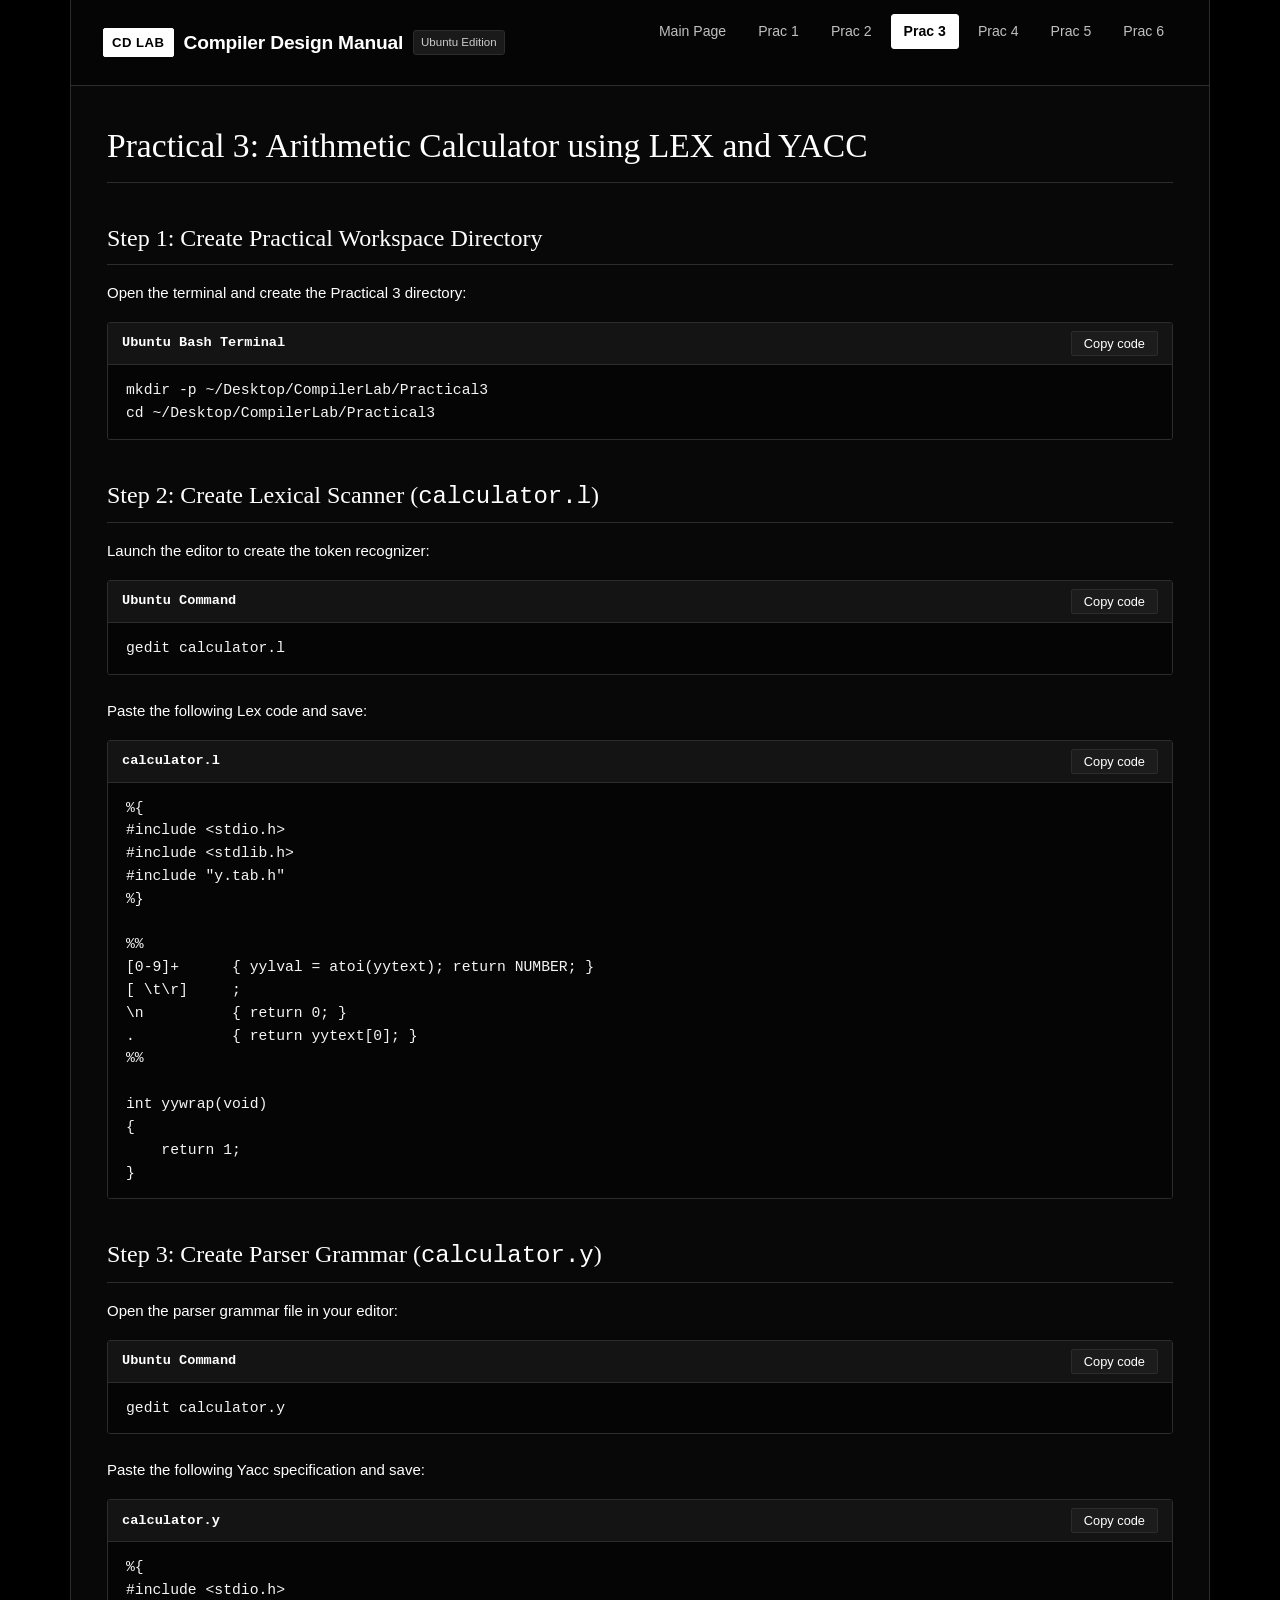
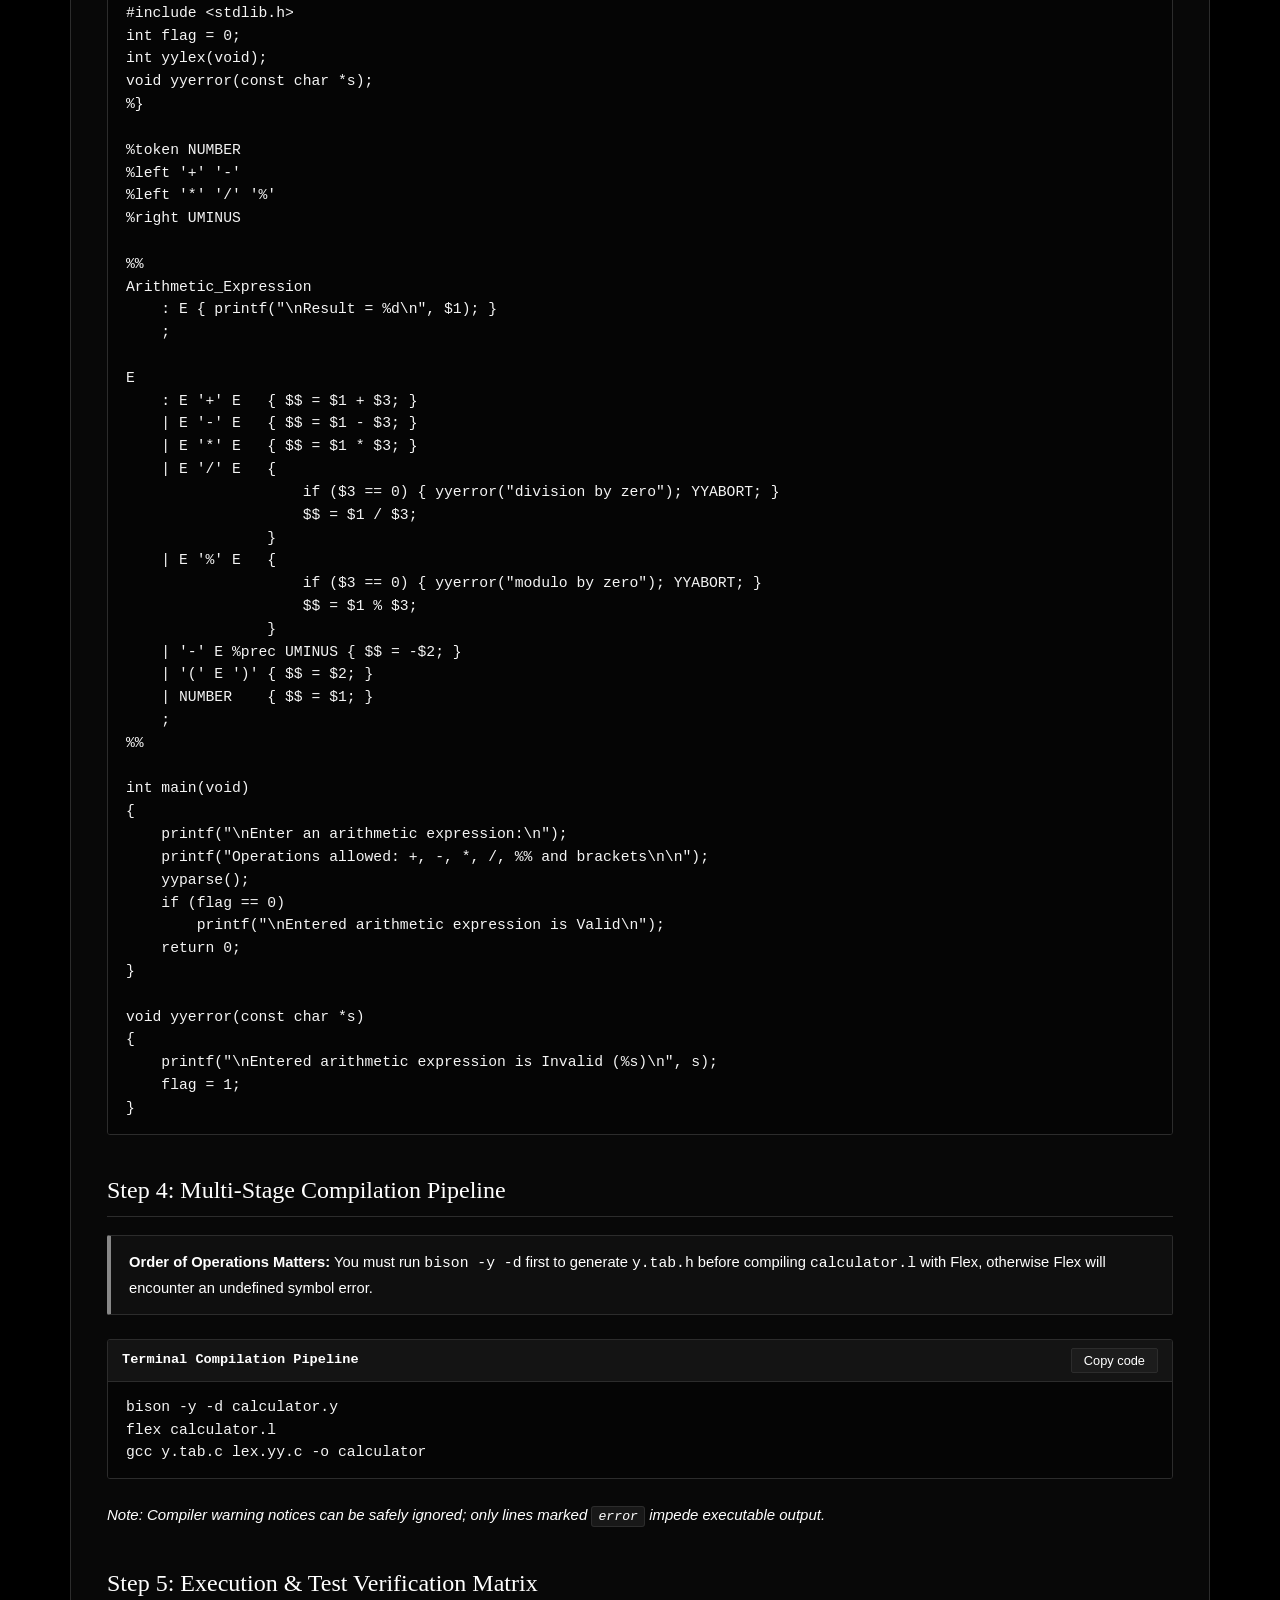
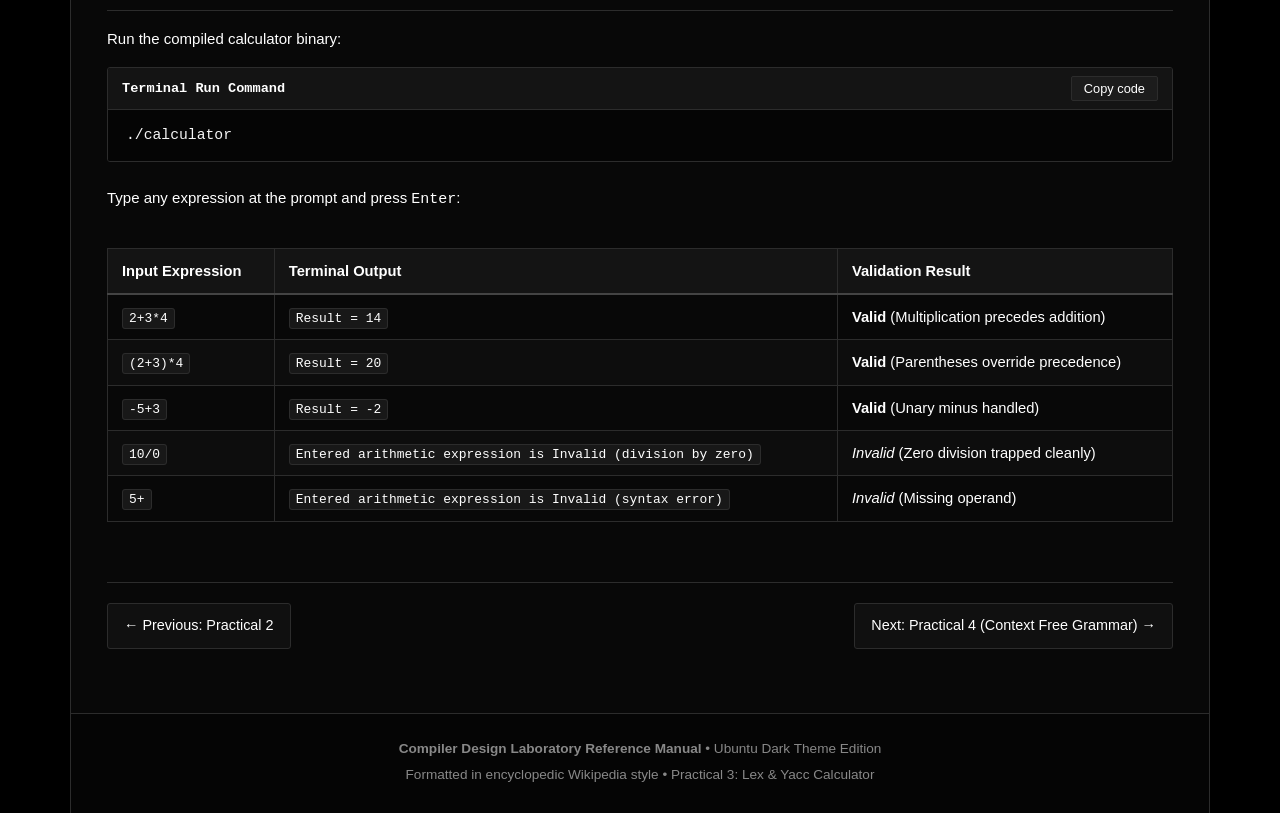
<file: practical3.html>
<!DOCTYPE html>
<html lang="en">
<head>
    <meta charset="UTF-8">
    <meta name="viewport" content="width=device-width, initial-scale=1.0">
    <title>Practical 3: Calculator using LEX and YACC — Compiler Design</title>
    <link rel="stylesheet" href="style.css">
</head>
<body>

<div class="site-wrapper">
    <!-- Header / Navigation Bar -->
    <header class="header-bar">
        <a href="index.html" class="site-title">
            <span class="site-logo">CD LAB</span>
            <span class="site-title-text">Compiler Design Manual</span>
            <span class="site-title-badge">Ubuntu Edition</span>
        </a>
        <nav>
            <ul class="nav-links">
                <li><a href="index.html">Main Page</a></li>
                <li><a href="practical1.html">Prac 1</a></li>
                <li><a href="practical2.html">Prac 2</a></li>
                <li><a href="practical3.html" class="active">Prac 3</a></li>
                <li><a href="practical4.html">Prac 4</a></li>
                <li><a href="practical5.html">Prac 5</a></li>
                <li><a href="practical6.html">Prac 6</a></li>
            </ul>
        </nav>
    </header>

    <!-- Main Content -->
    <main class="container">
        <h1 class="page-title">Practical 3: Arithmetic Calculator using LEX and YACC</h1>
       

        <!-- Section 2: Step 1 -->
        <h2 id="step-1">Step 1: Create Practical Workspace Directory</h2>
        <p>Open the terminal and create the Practical 3 directory:</p>

        <div class="code-box">
            <div class="code-header">
                <span class="code-filename">Ubuntu Bash Terminal</span>
                <button class="copy-btn" type="button">Copy code</button>
            </div>
            <pre><code>mkdir -p ~/Desktop/CompilerLab/Practical3
cd ~/Desktop/CompilerLab/Practical3</code></pre>
        </div>

        <!-- Section 3: Step 2 -->
        <h2 id="step-2">Step 2: Create Lexical Scanner (<code>calculator.l</code>)</h2>
        <p>Launch the editor to create the token recognizer:</p>

        <div class="code-box">
            <div class="code-header">
                <span class="code-filename">Ubuntu Command</span>
                <button class="copy-btn" type="button">Copy code</button>
            </div>
            <pre><code>gedit calculator.l</code></pre>
        </div>

        <p>Paste the following Lex code and save:</p>

        <div class="code-box">
            <div class="code-header">
                <span class="code-filename">calculator.l</span>
                <button class="copy-btn" type="button">Copy code</button>
            </div>
            <pre><code>%{
#include &lt;stdio.h&gt;
#include &lt;stdlib.h&gt;
#include "y.tab.h"
%}

%%
[0-9]+      { yylval = atoi(yytext); return NUMBER; }
[ \t\r]     ;
\n          { return 0; }
.           { return yytext[0]; }
%%

int yywrap(void)
{
    return 1;
}</code></pre>
        </div>

        <!-- Section 4: Step 3 -->
        <h2 id="step-3">Step 3: Create Parser Grammar (<code>calculator.y</code>)</h2>
        <p>Open the parser grammar file in your editor:</p>

        <div class="code-box">
            <div class="code-header">
                <span class="code-filename">Ubuntu Command</span>
                <button class="copy-btn" type="button">Copy code</button>
            </div>
            <pre><code>gedit calculator.y</code></pre>
        </div>

        <p>Paste the following Yacc specification and save:</p>

        <div class="code-box">
            <div class="code-header">
                <span class="code-filename">calculator.y</span>
                <button class="copy-btn" type="button">Copy code</button>
            </div>
            <pre><code>%{
#include &lt;stdio.h&gt;
#include &lt;stdlib.h&gt;
int flag = 0;
int yylex(void);
void yyerror(const char *s);
%}

%token NUMBER
%left '+' '-'
%left '*' '/' '%'
%right UMINUS

%%
Arithmetic_Expression
    : E { printf("\nResult = %d\n", $1); }
    ;

E
    : E '+' E   { $$ = $1 + $3; }
    | E '-' E   { $$ = $1 - $3; }
    | E '*' E   { $$ = $1 * $3; }
    | E '/' E   {
                    if ($3 == 0) { yyerror("division by zero"); YYABORT; }
                    $$ = $1 / $3;
                }
    | E '%' E   {
                    if ($3 == 0) { yyerror("modulo by zero"); YYABORT; }
                    $$ = $1 % $3;
                }
    | '-' E %prec UMINUS { $$ = -$2; }
    | '(' E ')' { $$ = $2; }
    | NUMBER    { $$ = $1; }
    ;
%%

int main(void)
{
    printf("\nEnter an arithmetic expression:\n");
    printf("Operations allowed: +, -, *, /, %% and brackets\n\n");
    yyparse();
    if (flag == 0)
        printf("\nEntered arithmetic expression is Valid\n");
    return 0;
}

void yyerror(const char *s)
{
    printf("\nEntered arithmetic expression is Invalid (%s)\n", s);
    flag = 1;
}</code></pre>
        </div>

        <!-- Section 5: Step 4 -->
        <h2 id="step-4">Step 4: Multi-Stage Compilation Pipeline</h2>
        <div class="notice-box aubergine">
            <strong>Order of Operations Matters:</strong> You must run <code>bison -y -d</code> first to generate <code>y.tab.h</code> before compiling <code>calculator.l</code> with Flex, otherwise Flex will encounter an undefined symbol error.
        </div>

        <div class="code-box">
            <div class="code-header">
                <span class="code-filename">Terminal Compilation Pipeline</span>
                <button class="copy-btn" type="button">Copy code</button>
            </div>
            <pre><code>bison -y -d calculator.y
flex calculator.l
gcc y.tab.c lex.yy.c -o calculator</code></pre>
        </div>
        <p><em>Note: Compiler warning notices can be safely ignored; only lines marked <code>error</code> impede executable output.</em></p>

        <!-- Section 6: Step 5 -->
        <h2 id="step-5">Step 5: Execution &amp; Test Verification Matrix</h2>
        <p>Run the compiled calculator binary:</p>

        <div class="code-box">
            <div class="code-header">
                <span class="code-filename">Terminal Run Command</span>
                <button class="copy-btn" type="button">Copy code</button>
            </div>
            <pre><code>./calculator</code></pre>
        </div>

        <p>Type any expression at the prompt and press <kbd>Enter</kbd>:</p>

        <div style="overflow-x: auto;">
            <table class="wikitable">
                <thead>
                    <tr>
                        <th>Input Expression</th>
                        <th>Terminal Output</th>
                        <th>Validation Result</th>
                    </tr>
                </thead>
                <tbody>
                    <tr>
                        <td><code>2+3*4</code></td>
                        <td><code>Result = 14</code></td>
                        <td><strong>Valid</strong> (Multiplication precedes addition)</td>
                    </tr>
                    <tr>
                        <td><code>(2+3)*4</code></td>
                        <td><code>Result = 20</code></td>
                        <td><strong>Valid</strong> (Parentheses override precedence)</td>
                    </tr>
                    <tr>
                        <td><code>-5+3</code></td>
                        <td><code>Result = -2</code></td>
                        <td><strong>Valid</strong> (Unary minus handled)</td>
                    </tr>
                    <tr>
                        <td><code>10/0</code></td>
                        <td><code>Entered arithmetic expression is Invalid (division by zero)</code></td>
                        <td><em>Invalid</em> (Zero division trapped cleanly)</td>
                    </tr>
                    <tr>
                        <td><code>5+</code></td>
                        <td><code>Entered arithmetic expression is Invalid (syntax error)</code></td>
                        <td><em>Invalid</em> (Missing operand)</td>
                    </tr>
                </tbody>
            </table>
        </div>

        <!-- Navigation Pagination -->
        <div class="nav-pagination">
            <a href="practical2.html">&larr; Previous: Practical 2</a>
            <a href="practical4.html">Next: Practical 4 (Context Free Grammar) &rarr;</a>
        </div>
    </main>

    <!-- Footer -->
    <footer class="footer">
        <p><strong>Compiler Design Laboratory Reference Manual</strong> &bull; Ubuntu Dark Theme Edition</p>
        <p>Formatted in encyclopedic Wikipedia style &bull; Practical 3: Lex &amp; Yacc Calculator</p>
    </footer>
</div>

<script src="script.js"></script>
</body>
</html>
</file>
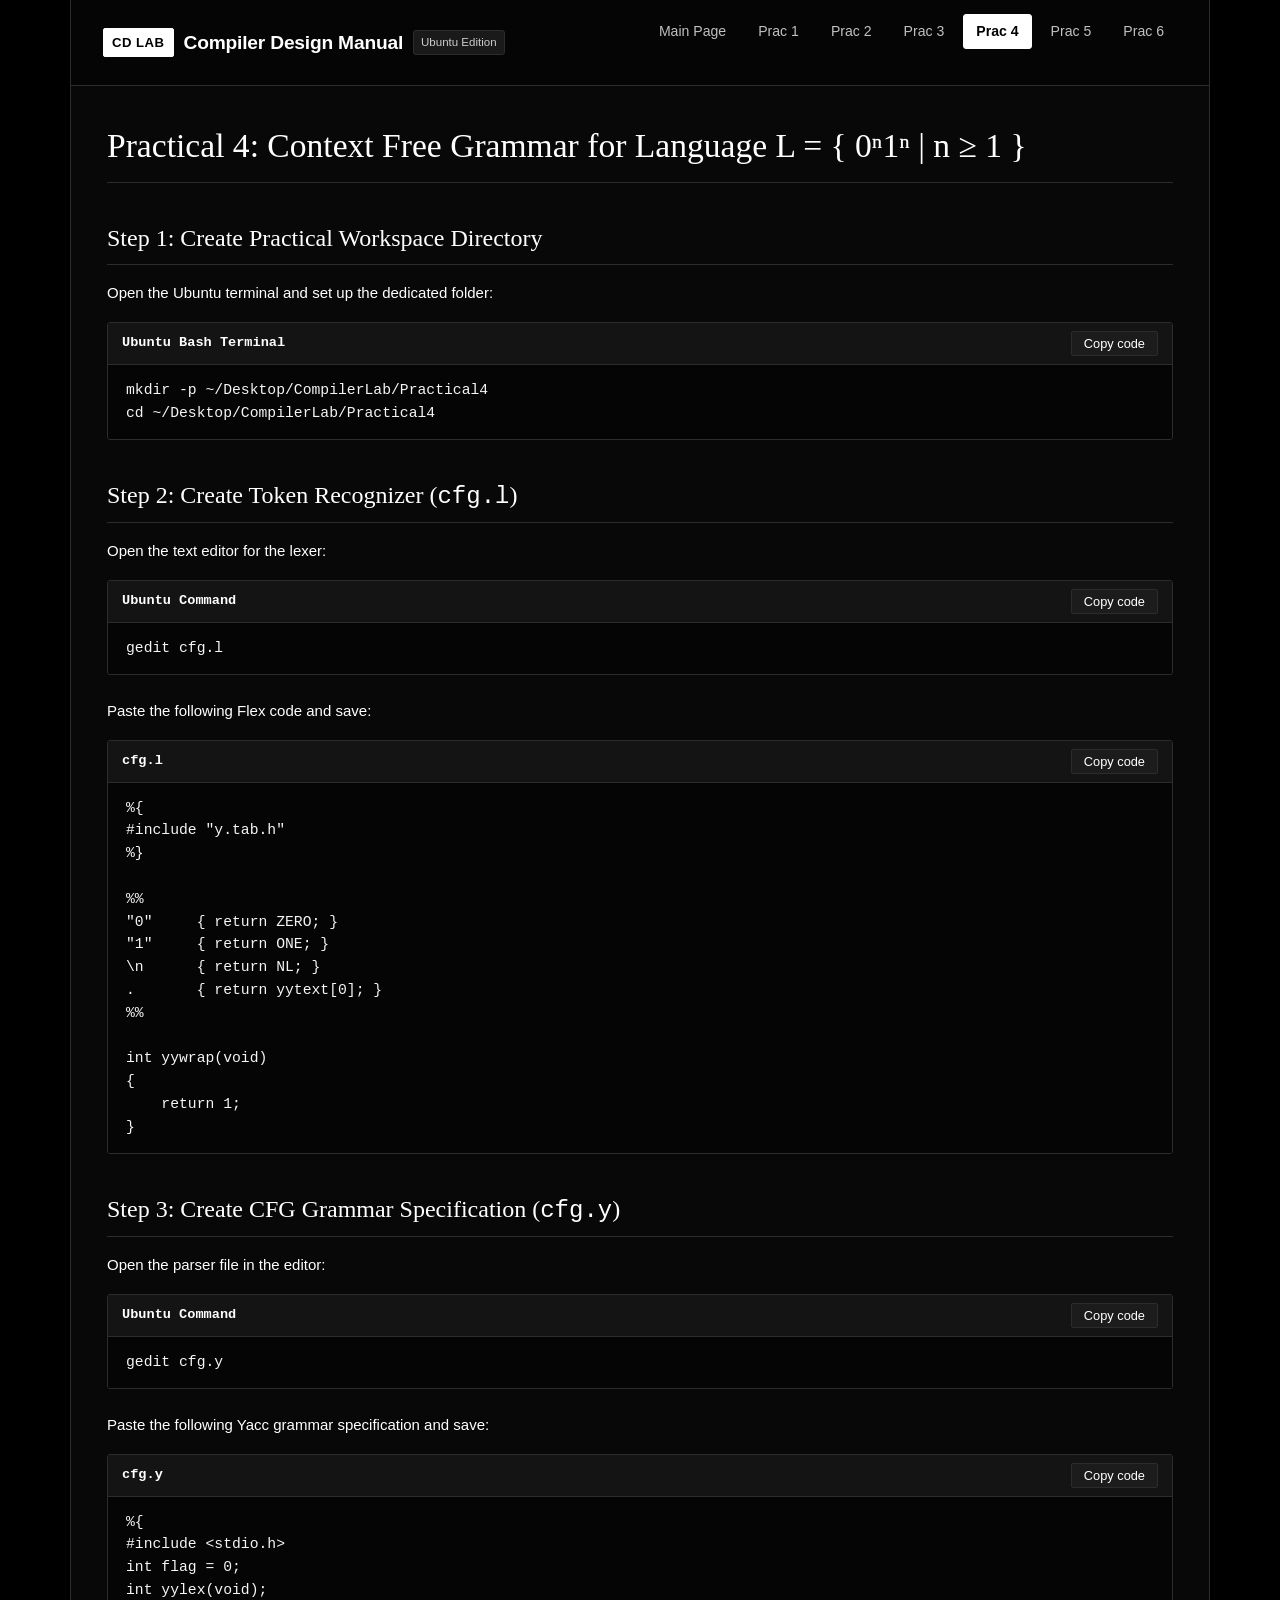
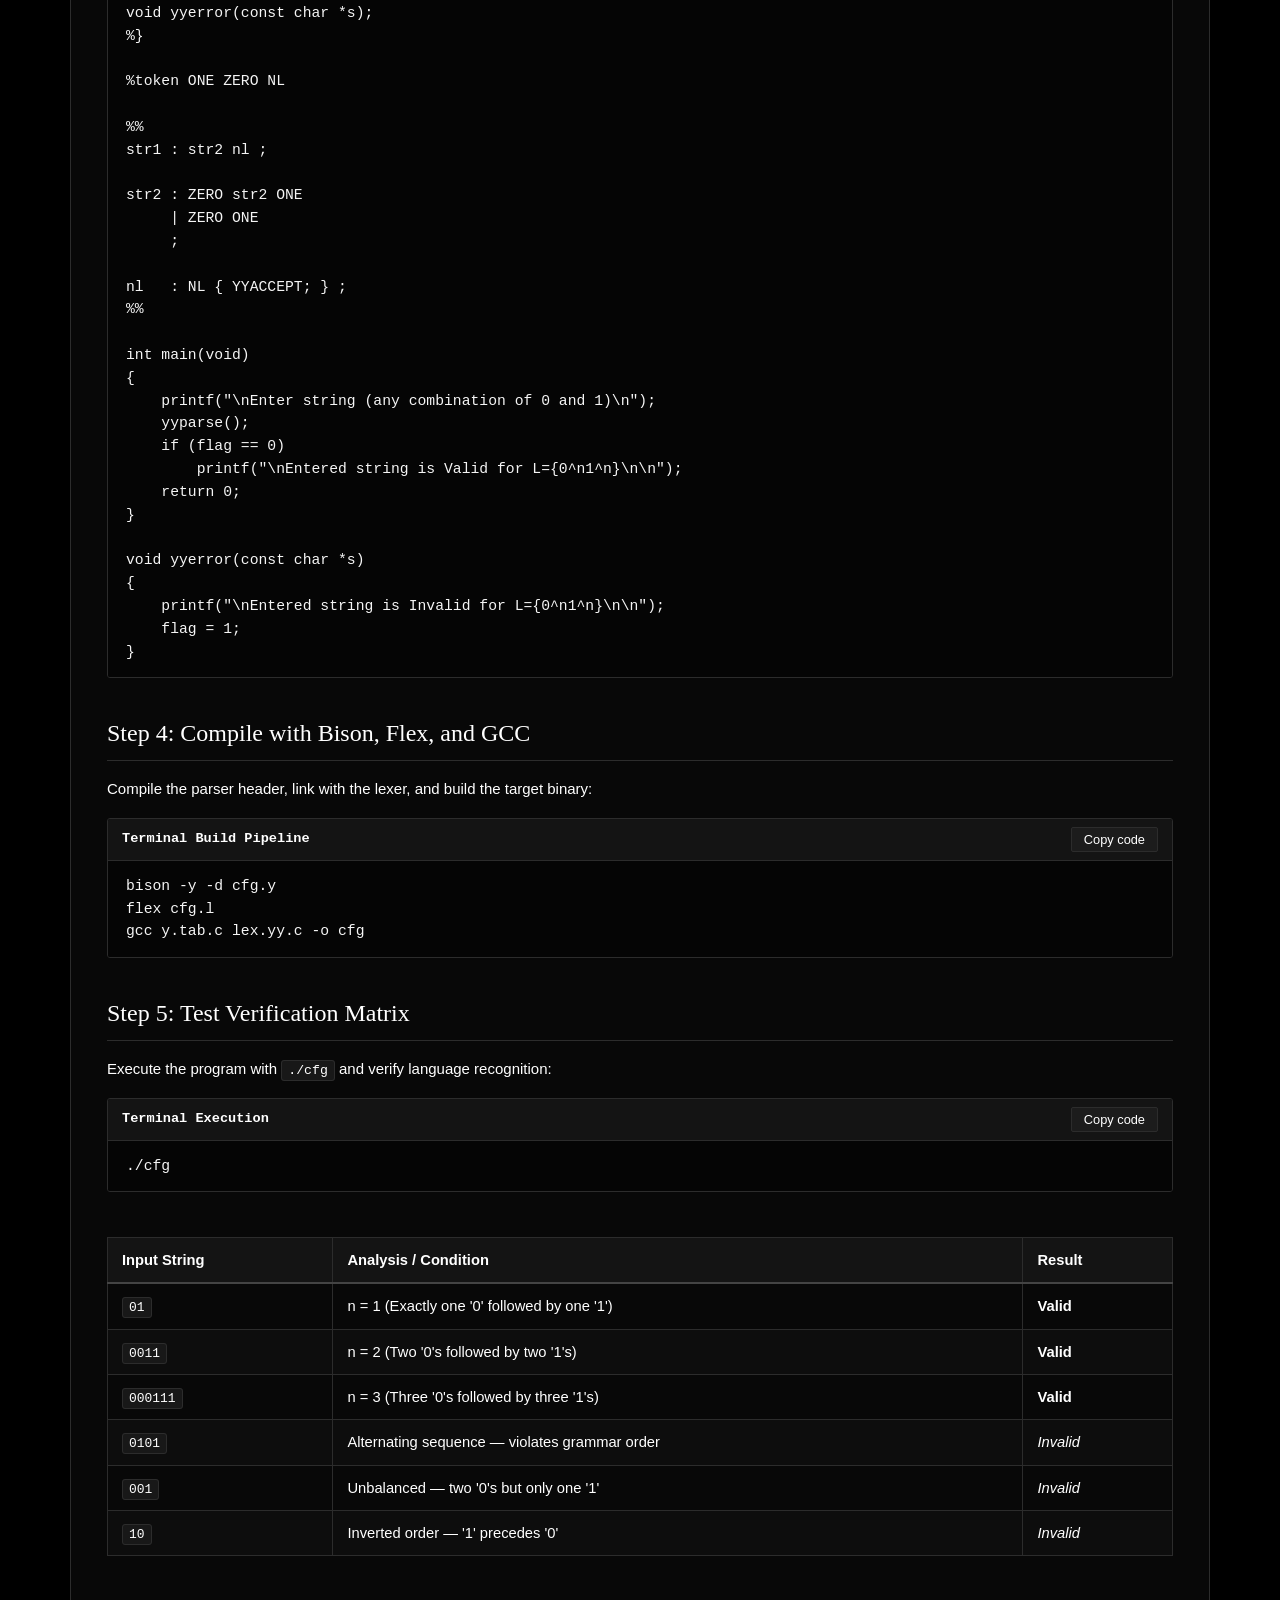
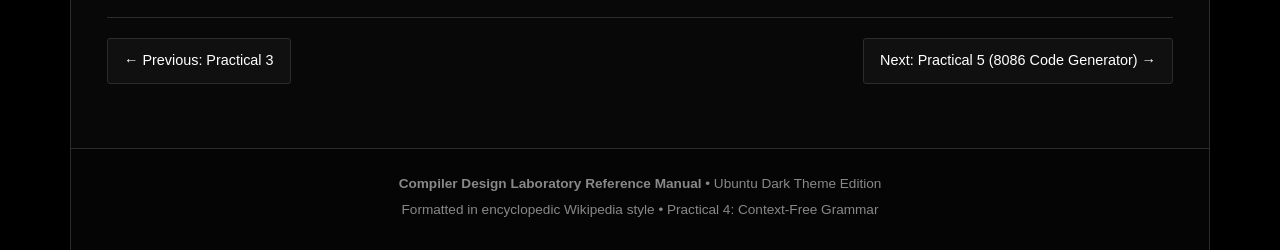
<file: practical4.html>
<!DOCTYPE html>
<html lang="en">
<head>
    <meta charset="UTF-8">
    <meta name="viewport" content="width=device-width, initial-scale=1.0">
    <title>Practical 4: Context Free Grammar (0ⁿ1ⁿ) — Compiler Design</title>
    <link rel="stylesheet" href="style.css">
</head>
<body>

<div class="site-wrapper">
    <!-- Header / Navigation Bar -->
    <header class="header-bar">
        <a href="index.html" class="site-title">
            <span class="site-logo">CD LAB</span>
            <span class="site-title-text">Compiler Design Manual</span>
            <span class="site-title-badge">Ubuntu Edition</span>
        </a>
        <nav>
            <ul class="nav-links">
                <li><a href="index.html">Main Page</a></li>
                <li><a href="practical1.html">Prac 1</a></li>
                <li><a href="practical2.html">Prac 2</a></li>
                <li><a href="practical3.html">Prac 3</a></li>
                <li><a href="practical4.html" class="active">Prac 4</a></li>
                <li><a href="practical5.html">Prac 5</a></li>
                <li><a href="practical6.html">Prac 6</a></li>
            </ul>
        </nav>
    </header>

    <!-- Main Content -->
    <main class="container">
        <h1 class="page-title">Practical 4: Context Free Grammar for Language L = { 0ⁿ1ⁿ | n &ge; 1 }</h1>
       

        <!-- Section 2: Step 1 -->
        <h2 id="step-1">Step 1: Create Practical Workspace Directory</h2>
        <p>Open the Ubuntu terminal and set up the dedicated folder:</p>

        <div class="code-box">
            <div class="code-header">
                <span class="code-filename">Ubuntu Bash Terminal</span>
                <button class="copy-btn" type="button">Copy code</button>
            </div>
            <pre><code>mkdir -p ~/Desktop/CompilerLab/Practical4
cd ~/Desktop/CompilerLab/Practical4</code></pre>
        </div>

        <!-- Section 3: Step 2 -->
        <h2 id="step-2">Step 2: Create Token Recognizer (<code>cfg.l</code>)</h2>
        <p>Open the text editor for the lexer:</p>

        <div class="code-box">
            <div class="code-header">
                <span class="code-filename">Ubuntu Command</span>
                <button class="copy-btn" type="button">Copy code</button>
            </div>
            <pre><code>gedit cfg.l</code></pre>
        </div>

        <p>Paste the following Flex code and save:</p>

        <div class="code-box">
            <div class="code-header">
                <span class="code-filename">cfg.l</span>
                <button class="copy-btn" type="button">Copy code</button>
            </div>
            <pre><code>%{
#include "y.tab.h"
%}

%%
"0"     { return ZERO; }
"1"     { return ONE; }
\n      { return NL; }
.       { return yytext[0]; }
%%

int yywrap(void)
{
    return 1;
}</code></pre>
        </div>

        <!-- Section 4: Step 3 -->
        <h2 id="step-3">Step 3: Create CFG Grammar Specification (<code>cfg.y</code>)</h2>
        <p>Open the parser file in the editor:</p>

        <div class="code-box">
            <div class="code-header">
                <span class="code-filename">Ubuntu Command</span>
                <button class="copy-btn" type="button">Copy code</button>
            </div>
            <pre><code>gedit cfg.y</code></pre>
        </div>

        <p>Paste the following Yacc grammar specification and save:</p>

        <div class="code-box">
            <div class="code-header">
                <span class="code-filename">cfg.y</span>
                <button class="copy-btn" type="button">Copy code</button>
            </div>
            <pre><code>%{
#include &lt;stdio.h&gt;
int flag = 0;
int yylex(void);
void yyerror(const char *s);
%}

%token ONE ZERO NL

%%
str1 : str2 nl ;

str2 : ZERO str2 ONE
     | ZERO ONE
     ;

nl   : NL { YYACCEPT; } ;
%%

int main(void)
{
    printf("\nEnter string (any combination of 0 and 1)\n");
    yyparse();
    if (flag == 0)
        printf("\nEntered string is Valid for L={0^n1^n}\n\n");
    return 0;
}

void yyerror(const char *s)
{
    printf("\nEntered string is Invalid for L={0^n1^n}\n\n");
    flag = 1;
}</code></pre>
        </div>

        <!-- Section 5: Step 4 -->
        <h2 id="step-4">Step 4: Compile with Bison, Flex, and GCC</h2>
        <p>Compile the parser header, link with the lexer, and build the target binary:</p>

        <div class="code-box">
            <div class="code-header">
                <span class="code-filename">Terminal Build Pipeline</span>
                <button class="copy-btn" type="button">Copy code</button>
            </div>
            <pre><code>bison -y -d cfg.y
flex cfg.l
gcc y.tab.c lex.yy.c -o cfg</code></pre>
        </div>

        <!-- Section 6: Step 5 -->
        <h2 id="step-5">Step 5: Test Verification Matrix</h2>
        <p>Execute the program with <code>./cfg</code> and verify language recognition:</p>

        <div class="code-box">
            <div class="code-header">
                <span class="code-filename">Terminal Execution</span>
                <button class="copy-btn" type="button">Copy code</button>
            </div>
            <pre><code>./cfg</code></pre>
        </div>

        <div style="overflow-x: auto;">
            <table class="wikitable">
                <thead>
                    <tr>
                        <th>Input String</th>
                        <th>Analysis / Condition</th>
                        <th>Result</th>
                    </tr>
                </thead>
                <tbody>
                    <tr>
                        <td><code>01</code></td>
                        <td>n = 1 (Exactly one '0' followed by one '1')</td>
                        <td><strong>Valid</strong></td>
                    </tr>
                    <tr>
                        <td><code>0011</code></td>
                        <td>n = 2 (Two '0's followed by two '1's)</td>
                        <td><strong>Valid</strong></td>
                    </tr>
                    <tr>
                        <td><code>000111</code></td>
                        <td>n = 3 (Three '0's followed by three '1's)</td>
                        <td><strong>Valid</strong></td>
                    </tr>
                    <tr>
                        <td><code>0101</code></td>
                        <td>Alternating sequence &mdash; violates grammar order</td>
                        <td><em>Invalid</em></td>
                    </tr>
                    <tr>
                        <td><code>001</code></td>
                        <td>Unbalanced &mdash; two '0's but only one '1'</td>
                        <td><em>Invalid</em></td>
                    </tr>
                    <tr>
                        <td><code>10</code></td>
                        <td>Inverted order &mdash; '1' precedes '0'</td>
                        <td><em>Invalid</em></td>
                    </tr>
                </tbody>
            </table>
        </div>

        <!-- Navigation Pagination -->
        <div class="nav-pagination">
            <a href="practical3.html">&larr; Previous: Practical 3</a>
            <a href="practical5.html">Next: Practical 5 (8086 Code Generator) &rarr;</a>
        </div>
    </main>

    <!-- Footer -->
    <footer class="footer">
        <p><strong>Compiler Design Laboratory Reference Manual</strong> &bull; Ubuntu Dark Theme Edition</p>
        <p>Formatted in encyclopedic Wikipedia style &bull; Practical 4: Context-Free Grammar</p>
    </footer>
</div>

<script src="script.js"></script>
</body>
</html>
</file>
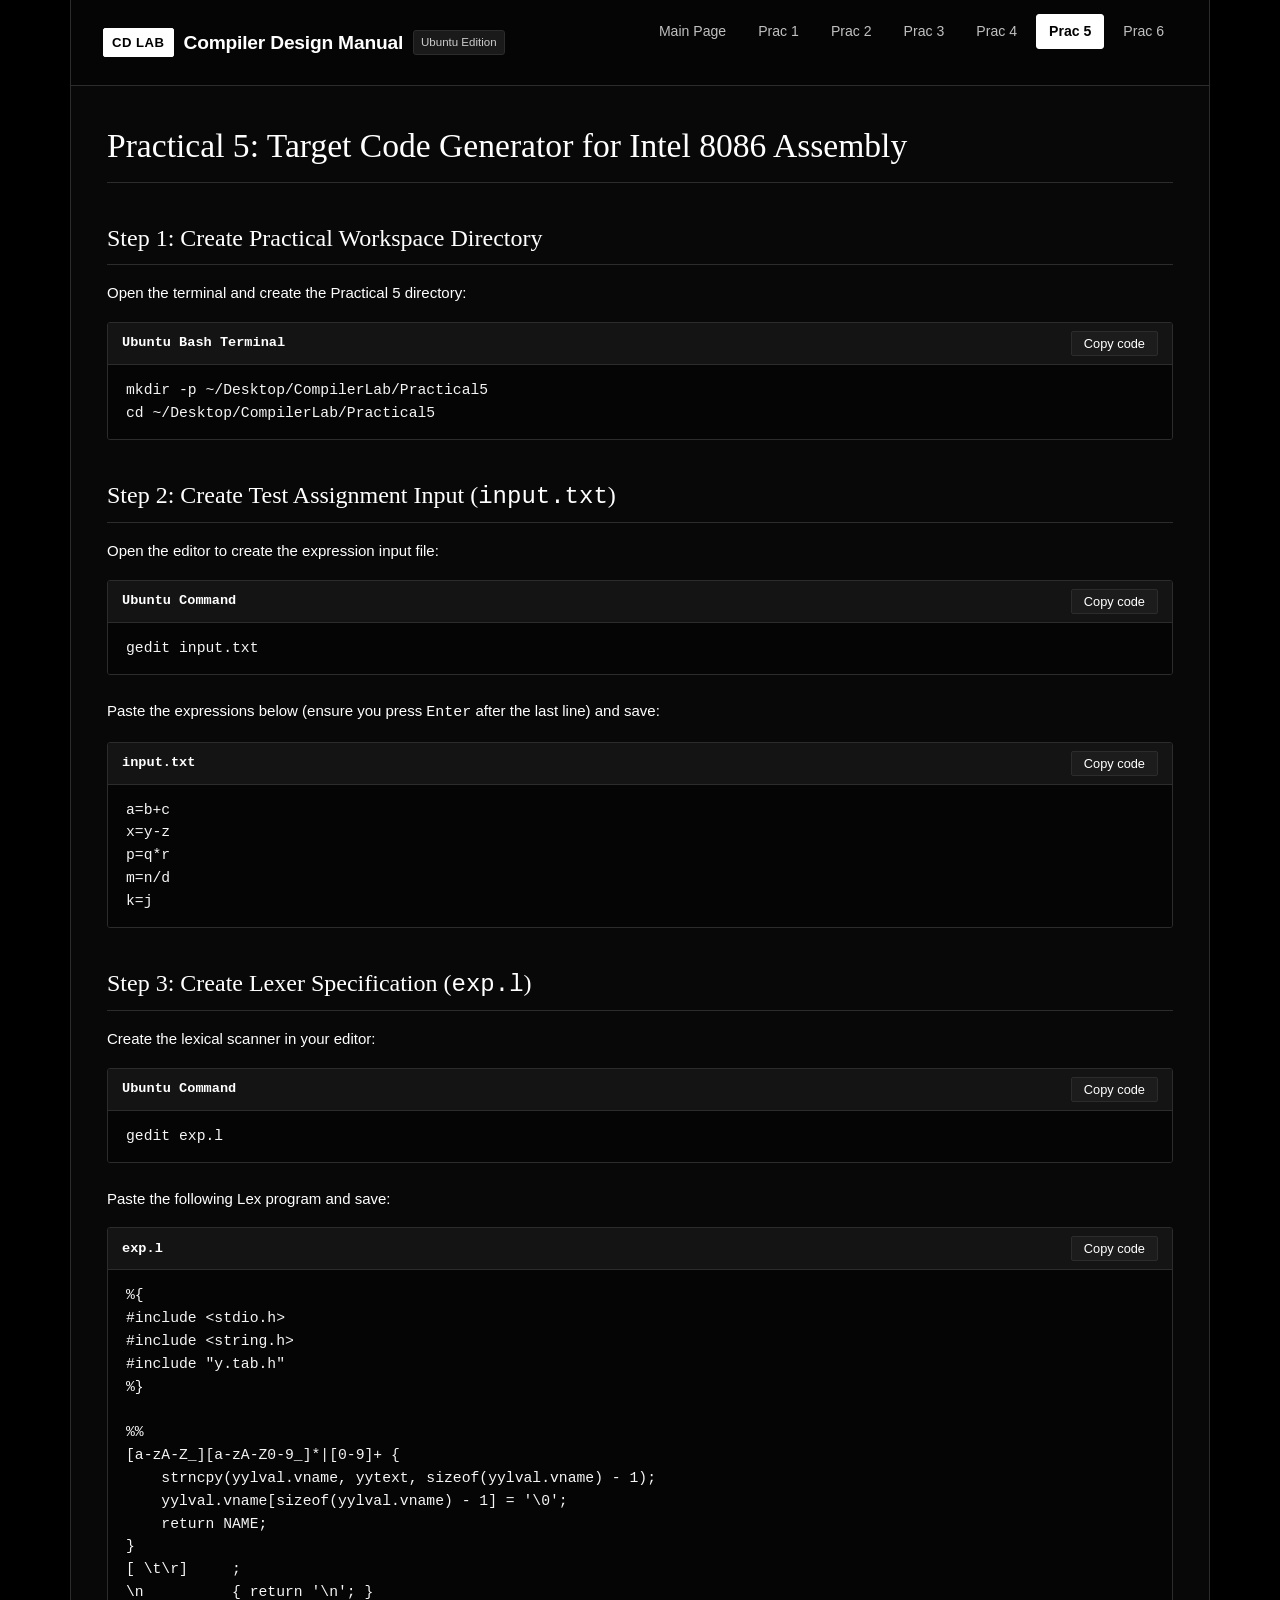
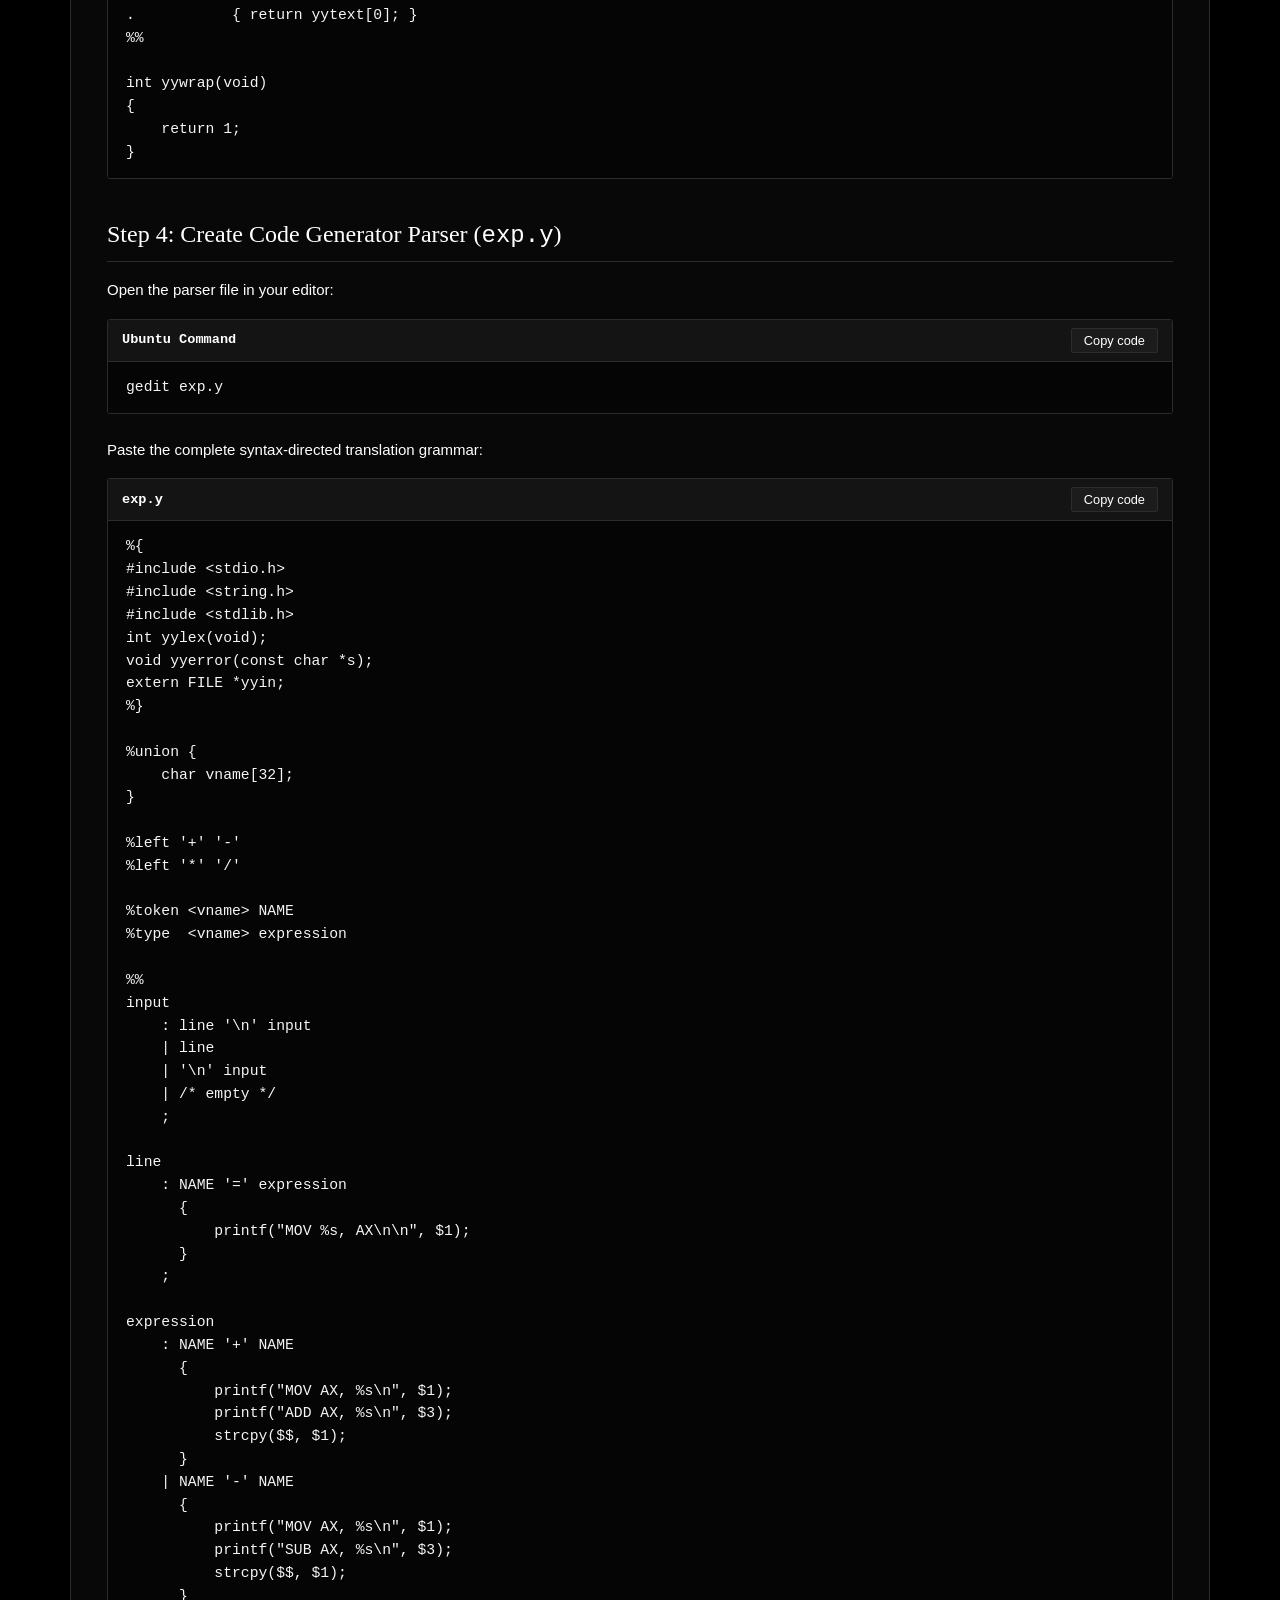
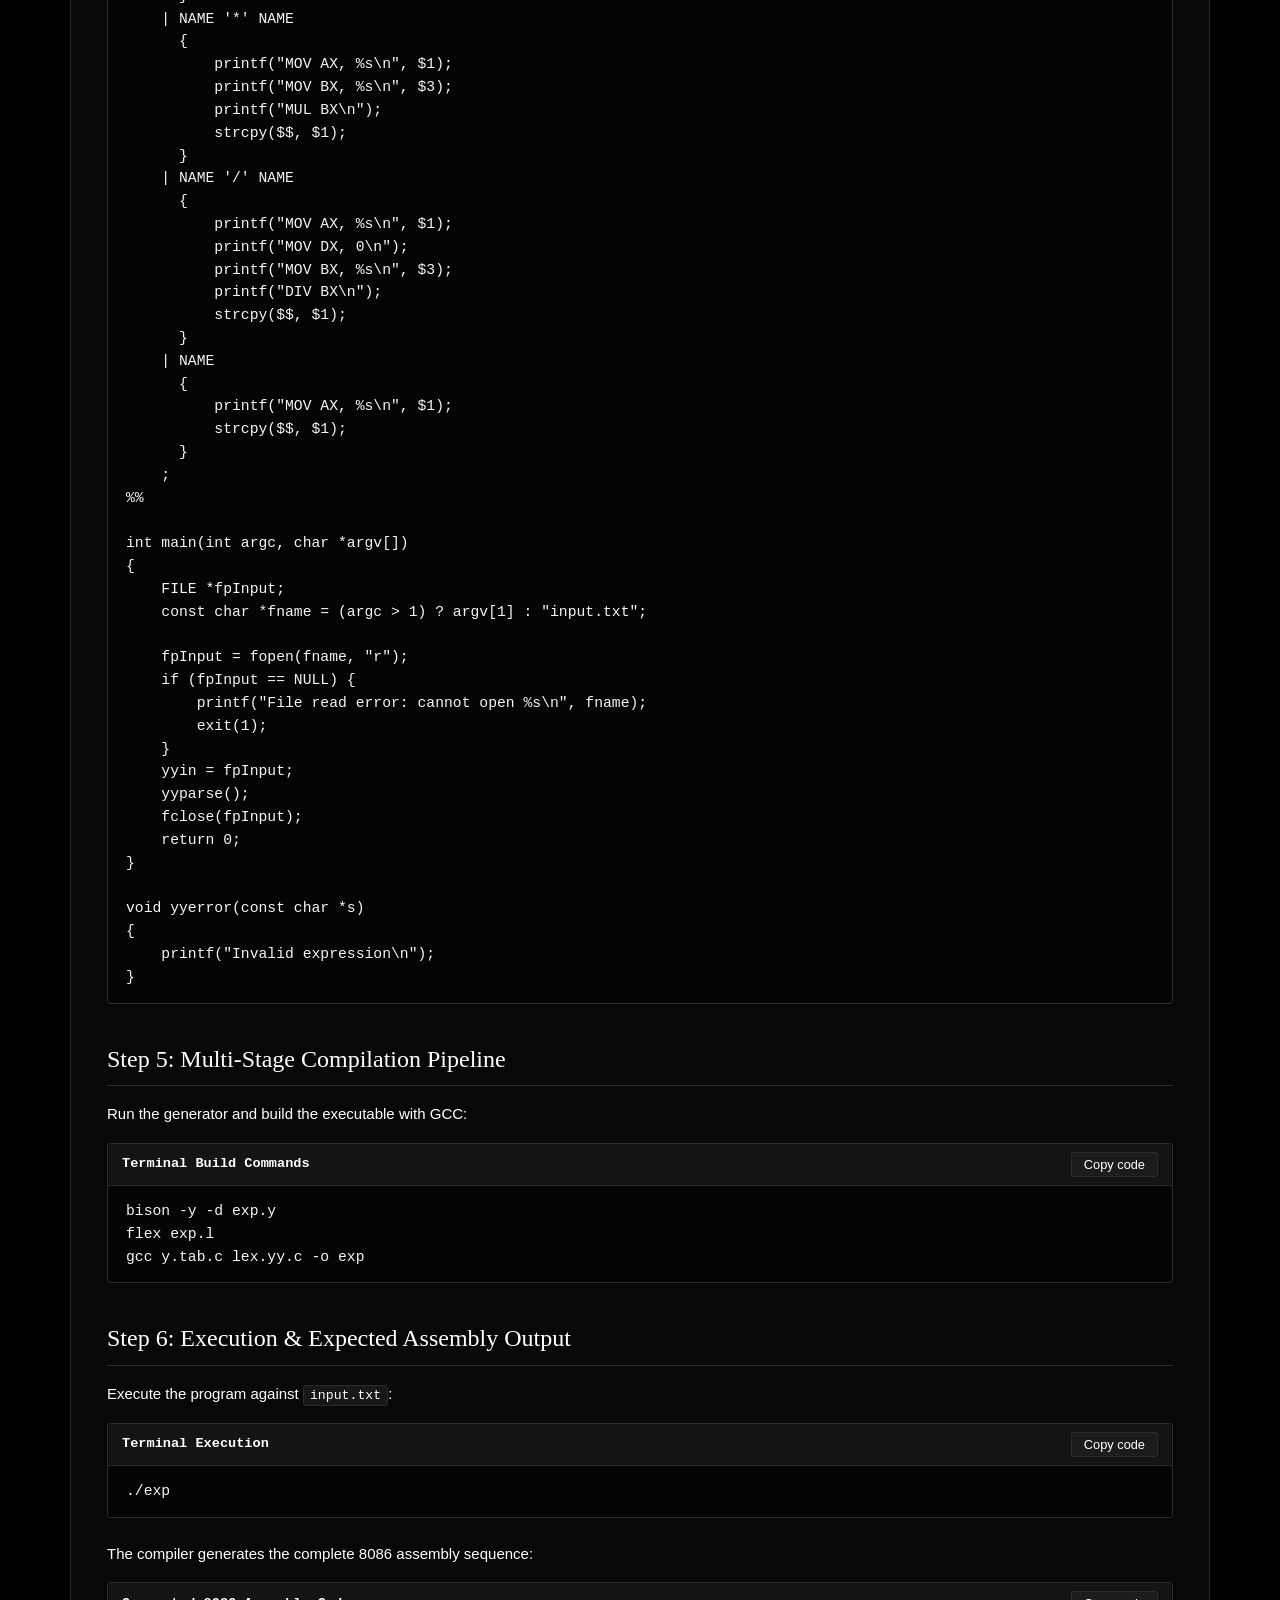
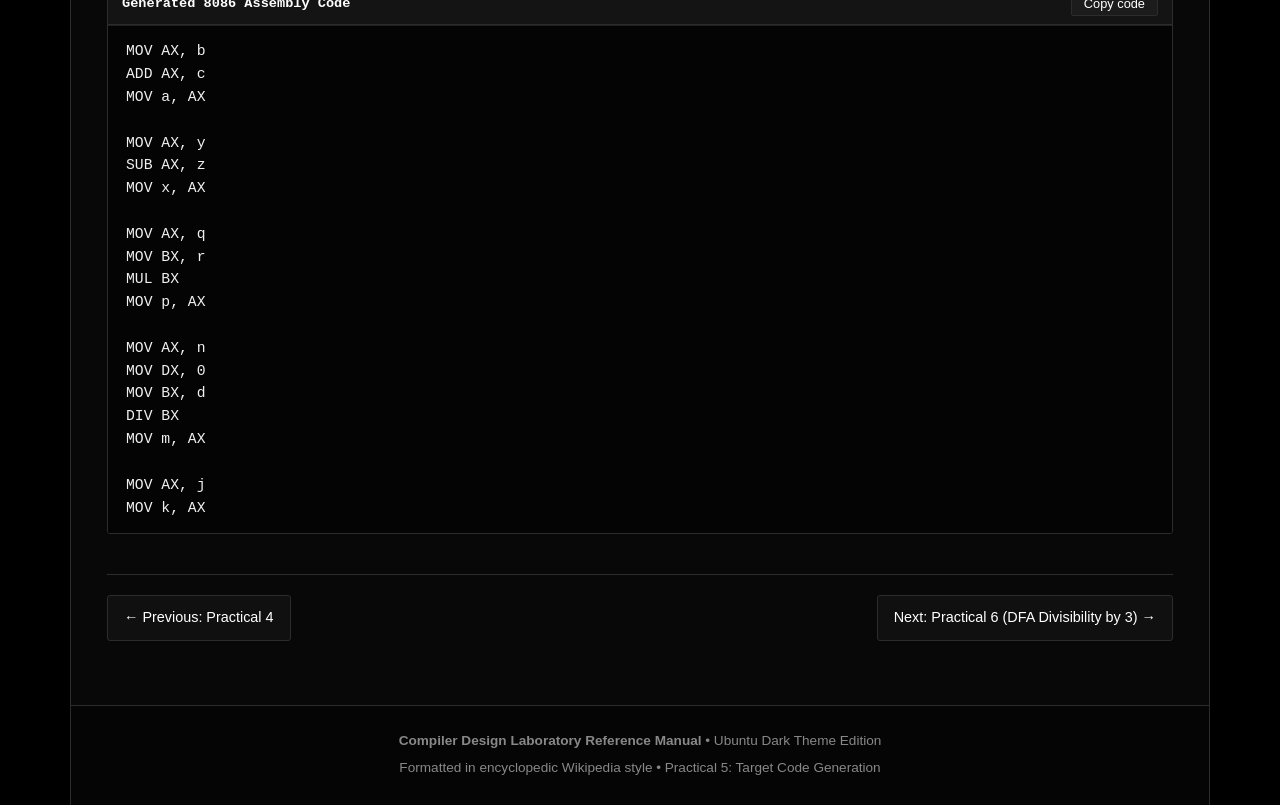
<file: practical5.html>
<!DOCTYPE html>
<html lang="en">
<head>
    <meta charset="UTF-8">
    <meta name="viewport" content="width=device-width, initial-scale=1.0">
    <title>Practical 5: Code Generator for Intel 8086 Assembly — Compiler Design</title>
    <link rel="stylesheet" href="style.css">
</head>
<body>

<div class="site-wrapper">
    <!-- Header / Navigation Bar -->
    <header class="header-bar">
        <a href="index.html" class="site-title">
            <span class="site-logo">CD LAB</span>
            <span class="site-title-text">Compiler Design Manual</span>
            <span class="site-title-badge">Ubuntu Edition</span>
        </a>
        <nav>
            <ul class="nav-links">
                <li><a href="index.html">Main Page</a></li>
                <li><a href="practical1.html">Prac 1</a></li>
                <li><a href="practical2.html">Prac 2</a></li>
                <li><a href="practical3.html">Prac 3</a></li>
                <li><a href="practical4.html">Prac 4</a></li>
                <li><a href="practical5.html" class="active">Prac 5</a></li>
                <li><a href="practical6.html">Prac 6</a></li>
            </ul>
        </nav>
    </header>

    <!-- Main Content -->
    <main class="container">
        <h1 class="page-title">Practical 5: Target Code Generator for Intel 8086 Assembly</h1>
       

        <!-- Section 2: Step 1 -->
        <h2 id="step-1">Step 1: Create Practical Workspace Directory</h2>
        <p>Open the terminal and create the Practical 5 directory:</p>

        <div class="code-box">
            <div class="code-header">
                <span class="code-filename">Ubuntu Bash Terminal</span>
                <button class="copy-btn" type="button">Copy code</button>
            </div>
            <pre><code>mkdir -p ~/Desktop/CompilerLab/Practical5
cd ~/Desktop/CompilerLab/Practical5</code></pre>
        </div>

        <!-- Section 3: Step 2 -->
        <h2 id="step-2">Step 2: Create Test Assignment Input (<code>input.txt</code>)</h2>
        <p>Open the editor to create the expression input file:</p>

        <div class="code-box">
            <div class="code-header">
                <span class="code-filename">Ubuntu Command</span>
                <button class="copy-btn" type="button">Copy code</button>
            </div>
            <pre><code>gedit input.txt</code></pre>
        </div>

        <p>Paste the expressions below (ensure you press <kbd>Enter</kbd> after the last line) and save:</p>

        <div class="code-box">
            <div class="code-header">
                <span class="code-filename">input.txt</span>
                <button class="copy-btn" type="button">Copy code</button>
            </div>
            <pre><code>a=b+c
x=y-z
p=q*r
m=n/d
k=j</code></pre>
        </div>

        <!-- Section 4: Step 3 -->
        <h2 id="step-3">Step 3: Create Lexer Specification (<code>exp.l</code>)</h2>
        <p>Create the lexical scanner in your editor:</p>

        <div class="code-box">
            <div class="code-header">
                <span class="code-filename">Ubuntu Command</span>
                <button class="copy-btn" type="button">Copy code</button>
            </div>
            <pre><code>gedit exp.l</code></pre>
        </div>

        <p>Paste the following Lex program and save:</p>

        <div class="code-box">
            <div class="code-header">
                <span class="code-filename">exp.l</span>
                <button class="copy-btn" type="button">Copy code</button>
            </div>
            <pre><code>%{
#include &lt;stdio.h&gt;
#include &lt;string.h&gt;
#include "y.tab.h"
%}

%%
[a-zA-Z_][a-zA-Z0-9_]*|[0-9]+ {
    strncpy(yylval.vname, yytext, sizeof(yylval.vname) - 1);
    yylval.vname[sizeof(yylval.vname) - 1] = '\0';
    return NAME;
}
[ \t\r]     ;
\n          { return '\n'; }
.           { return yytext[0]; }
%%

int yywrap(void)
{
    return 1;
}</code></pre>
        </div>

        <!-- Section 5: Step 4 -->
        <h2 id="step-4">Step 4: Create Code Generator Parser (<code>exp.y</code>)</h2>
        <p>Open the parser file in your editor:</p>

        <div class="code-box">
            <div class="code-header">
                <span class="code-filename">Ubuntu Command</span>
                <button class="copy-btn" type="button">Copy code</button>
            </div>
            <pre><code>gedit exp.y</code></pre>
        </div>

        <p>Paste the complete syntax-directed translation grammar:</p>

        <div class="code-box">
            <div class="code-header">
                <span class="code-filename">exp.y</span>
                <button class="copy-btn" type="button">Copy code</button>
            </div>
            <pre><code>%{
#include &lt;stdio.h&gt;
#include &lt;string.h&gt;
#include &lt;stdlib.h&gt;
int yylex(void);
void yyerror(const char *s);
extern FILE *yyin;
%}

%union {
    char vname[32];
}

%left '+' '-'
%left '*' '/'

%token &lt;vname&gt; NAME
%type  &lt;vname&gt; expression

%%
input
    : line '\n' input
    | line
    | '\n' input
    | /* empty */
    ;

line
    : NAME '=' expression
      {
          printf("MOV %s, AX\n\n", $1);
      }
    ;

expression
    : NAME '+' NAME
      {
          printf("MOV AX, %s\n", $1);
          printf("ADD AX, %s\n", $3);
          strcpy($$, $1);
      }
    | NAME '-' NAME
      {
          printf("MOV AX, %s\n", $1);
          printf("SUB AX, %s\n", $3);
          strcpy($$, $1);
      }
    | NAME '*' NAME
      {
          printf("MOV AX, %s\n", $1);
          printf("MOV BX, %s\n", $3);
          printf("MUL BX\n");
          strcpy($$, $1);
      }
    | NAME '/' NAME
      {
          printf("MOV AX, %s\n", $1);
          printf("MOV DX, 0\n");
          printf("MOV BX, %s\n", $3);
          printf("DIV BX\n");
          strcpy($$, $1);
      }
    | NAME
      {
          printf("MOV AX, %s\n", $1);
          strcpy($$, $1);
      }
    ;
%%

int main(int argc, char *argv[])
{
    FILE *fpInput;
    const char *fname = (argc &gt; 1) ? argv[1] : "input.txt";

    fpInput = fopen(fname, "r");
    if (fpInput == NULL) {
        printf("File read error: cannot open %s\n", fname);
        exit(1);
    }
    yyin = fpInput;
    yyparse();
    fclose(fpInput);
    return 0;
}

void yyerror(const char *s)
{
    printf("Invalid expression\n");
}</code></pre>
        </div>

        <!-- Section 6: Step 5 -->
        <h2 id="step-5">Step 5: Multi-Stage Compilation Pipeline</h2>
        <p>Run the generator and build the executable with GCC:</p>

        <div class="code-box">
            <div class="code-header">
                <span class="code-filename">Terminal Build Commands</span>
                <button class="copy-btn" type="button">Copy code</button>
            </div>
            <pre><code>bison -y -d exp.y
flex exp.l
gcc y.tab.c lex.yy.c -o exp</code></pre>
        </div>

        <!-- Section 7: Step 6 -->
        <h2 id="step-6">Step 6: Execution &amp; Expected Assembly Output</h2>
        <p>Execute the program against <code>input.txt</code>:</p>

        <div class="code-box">
            <div class="code-header">
                <span class="code-filename">Terminal Execution</span>
                <button class="copy-btn" type="button">Copy code</button>
            </div>
            <pre><code>./exp</code></pre>
        </div>

        <p>The compiler generates the complete 8086 assembly sequence:</p>

        <div class="code-box">
            <div class="code-header">
                <span class="code-filename">Generated 8086 Assembly Code</span>
                <button class="copy-btn" type="button">Copy code</button>
            </div>
            <pre class="terminal-output"><code>MOV AX, b
ADD AX, c
MOV a, AX

MOV AX, y
SUB AX, z
MOV x, AX

MOV AX, q
MOV BX, r
MUL BX
MOV p, AX

MOV AX, n
MOV DX, 0
MOV BX, d
DIV BX
MOV m, AX

MOV AX, j
MOV k, AX</code></pre>
        </div>

        <!-- Navigation Pagination -->
        <div class="nav-pagination">
            <a href="practical4.html">&larr; Previous: Practical 4</a>
            <a href="practical6.html">Next: Practical 6 (DFA Divisibility by 3) &rarr;</a>
        </div>
    </main>

    <!-- Footer -->
    <footer class="footer">
        <p><strong>Compiler Design Laboratory Reference Manual</strong> &bull; Ubuntu Dark Theme Edition</p>
        <p>Formatted in encyclopedic Wikipedia style &bull; Practical 5: Target Code Generation</p>
    </footer>
</div>

<script src="script.js"></script>
</body>
</html>
</file>
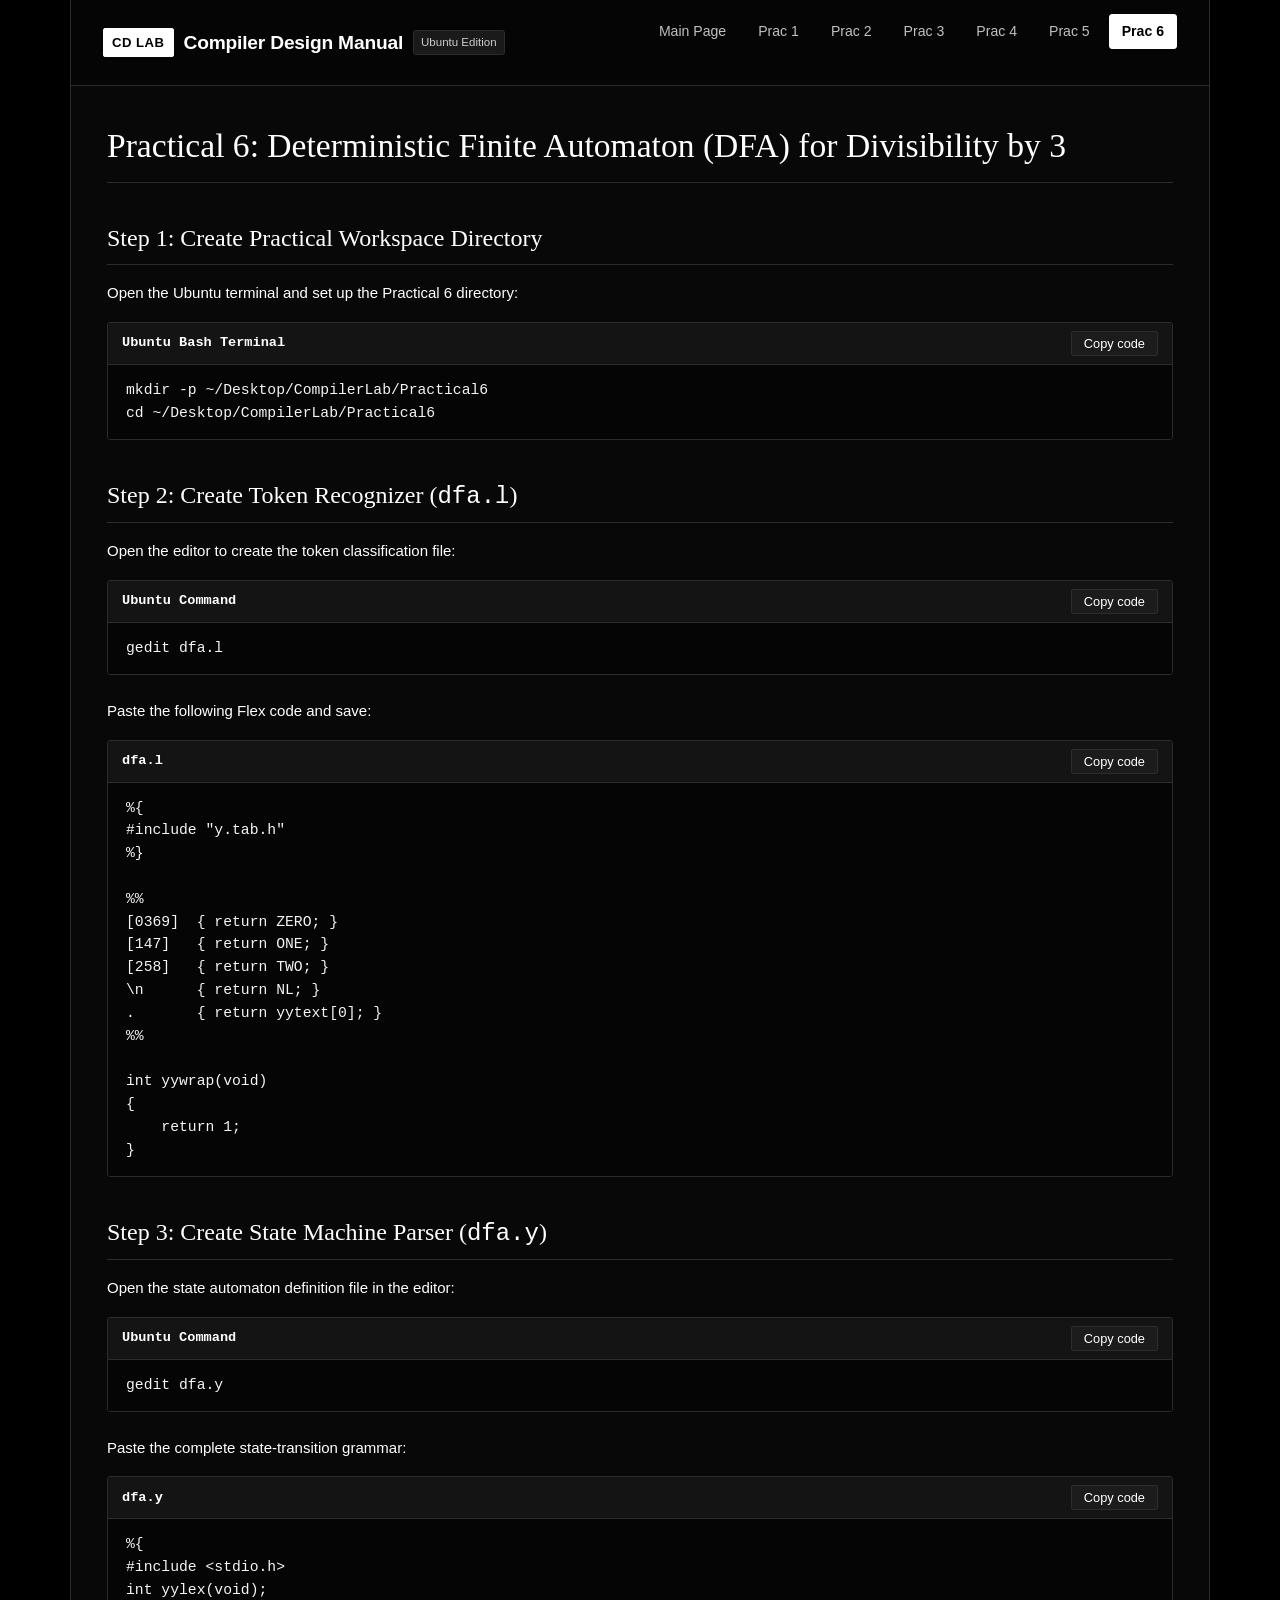
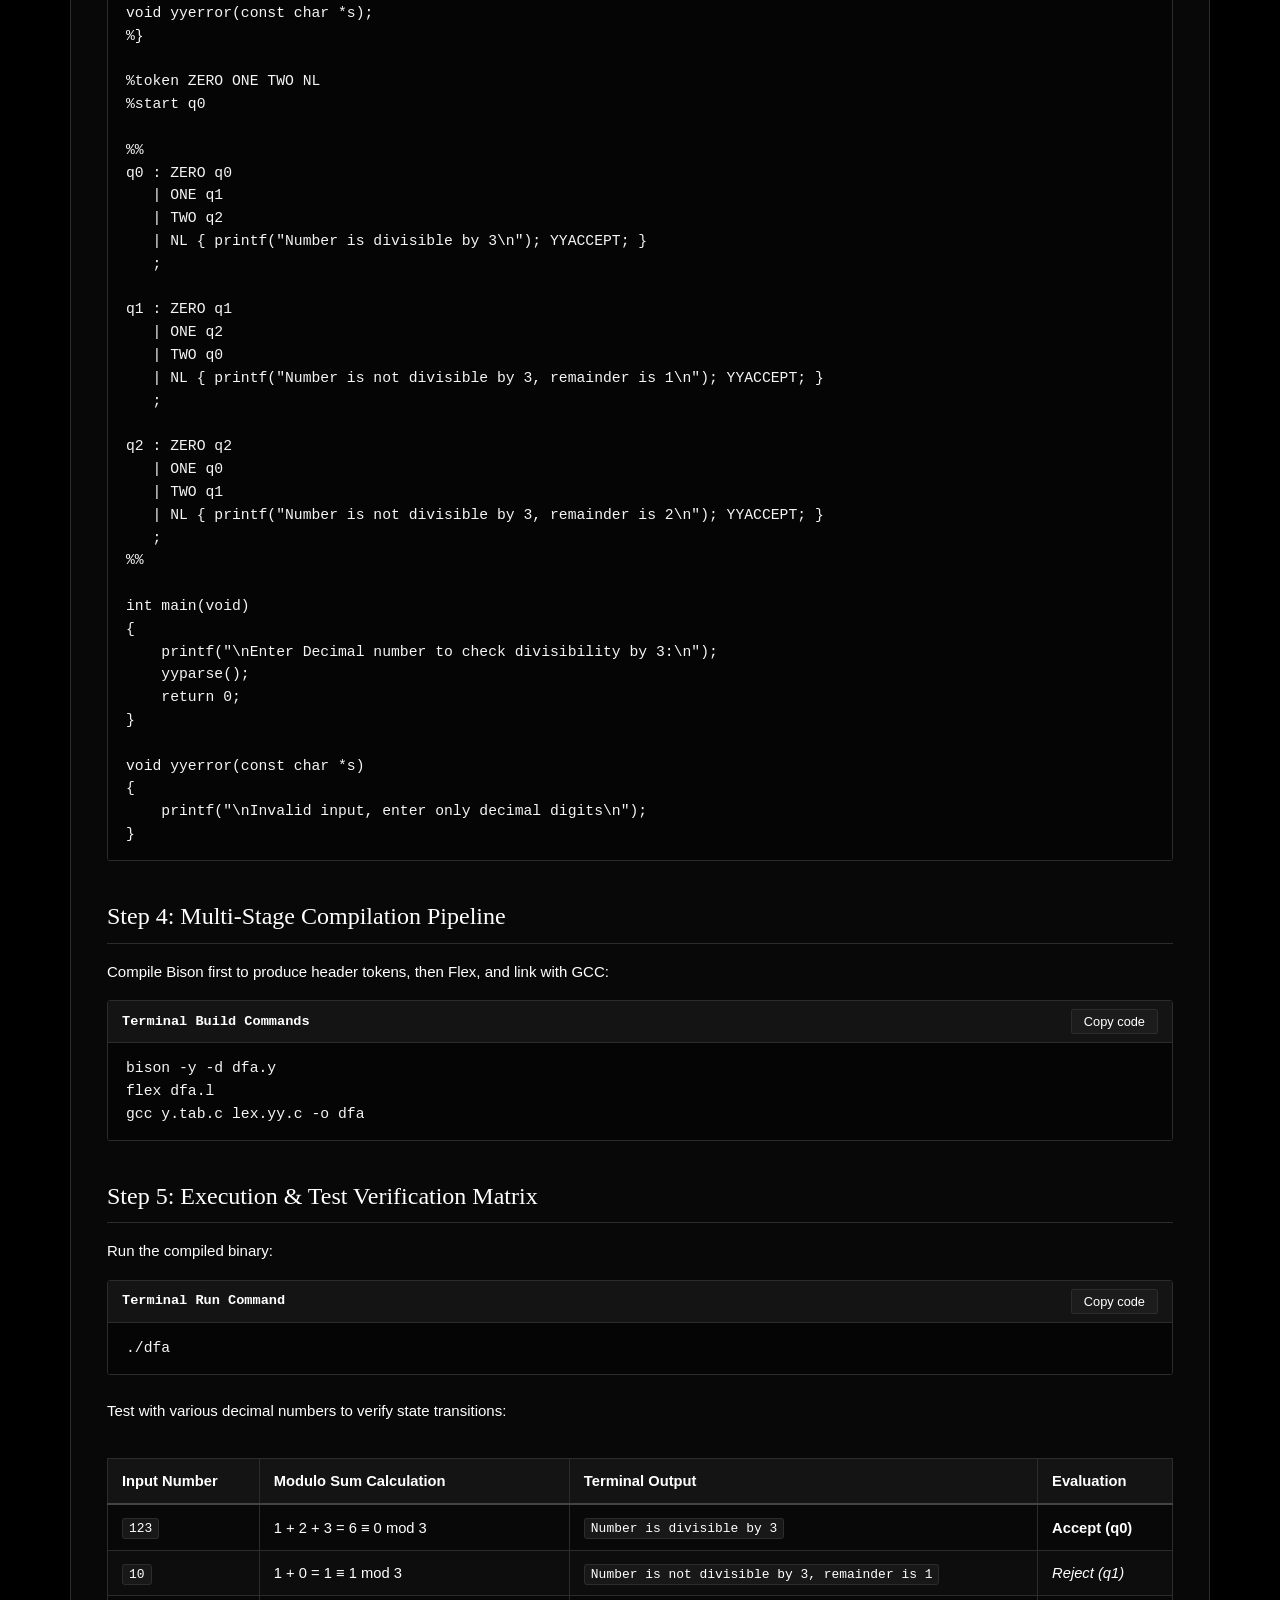
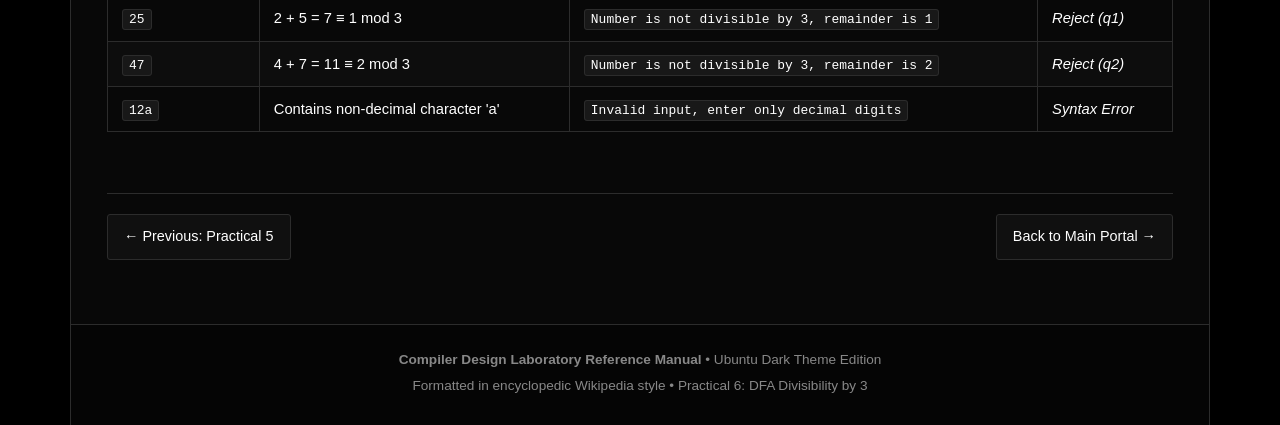
<file: practical6.html>
<!DOCTYPE html>
<html lang="en">
<head>
    <meta charset="UTF-8">
    <meta name="viewport" content="width=device-width, initial-scale=1.0">
    <title>Practical 6: DFA for Divisibility by 3 — Compiler Design</title>
    <link rel="stylesheet" href="style.css">
</head>
<body>

<div class="site-wrapper">
    <!-- Header / Navigation Bar -->
    <header class="header-bar">
        <a href="index.html" class="site-title">
            <span class="site-logo">CD LAB</span>
            <span class="site-title-text">Compiler Design Manual</span>
            <span class="site-title-badge">Ubuntu Edition</span>
        </a>
        <nav>
            <ul class="nav-links">
                <li><a href="index.html">Main Page</a></li>
                <li><a href="practical1.html">Prac 1</a></li>
                <li><a href="practical2.html">Prac 2</a></li>
                <li><a href="practical3.html">Prac 3</a></li>
                <li><a href="practical4.html">Prac 4</a></li>
                <li><a href="practical5.html">Prac 5</a></li>
                <li><a href="practical6.html" class="active">Prac 6</a></li>
            </ul>
        </nav>
    </header>

    <!-- Main Content -->
    <main class="container">
        <h1 class="page-title">Practical 6: Deterministic Finite Automaton (DFA) for Divisibility by 3</h1>
       

        <!-- Section 2: Step 1 -->
        <h2 id="step-1">Step 1: Create Practical Workspace Directory</h2>
        <p>Open the Ubuntu terminal and set up the Practical 6 directory:</p>

        <div class="code-box">
            <div class="code-header">
                <span class="code-filename">Ubuntu Bash Terminal</span>
                <button class="copy-btn" type="button">Copy code</button>
            </div>
            <pre><code>mkdir -p ~/Desktop/CompilerLab/Practical6
cd ~/Desktop/CompilerLab/Practical6</code></pre>
        </div>

        <!-- Section 3: Step 2 -->
        <h2 id="step-2">Step 2: Create Token Recognizer (<code>dfa.l</code>)</h2>
        <p>Open the editor to create the token classification file:</p>

        <div class="code-box">
            <div class="code-header">
                <span class="code-filename">Ubuntu Command</span>
                <button class="copy-btn" type="button">Copy code</button>
            </div>
            <pre><code>gedit dfa.l</code></pre>
        </div>

        <p>Paste the following Flex code and save:</p>

        <div class="code-box">
            <div class="code-header">
                <span class="code-filename">dfa.l</span>
                <button class="copy-btn" type="button">Copy code</button>
            </div>
            <pre><code>%{
#include "y.tab.h"
%}

%%
[0369]  { return ZERO; }
[147]   { return ONE; }
[258]   { return TWO; }
\n      { return NL; }
.       { return yytext[0]; }
%%

int yywrap(void)
{
    return 1;
}</code></pre>
        </div>

        <!-- Section 4: Step 3 -->
        <h2 id="step-3">Step 3: Create State Machine Parser (<code>dfa.y</code>)</h2>
        <p>Open the state automaton definition file in the editor:</p>

        <div class="code-box">
            <div class="code-header">
                <span class="code-filename">Ubuntu Command</span>
                <button class="copy-btn" type="button">Copy code</button>
            </div>
            <pre><code>gedit dfa.y</code></pre>
        </div>

        <p>Paste the complete state-transition grammar:</p>

        <div class="code-box">
            <div class="code-header">
                <span class="code-filename">dfa.y</span>
                <button class="copy-btn" type="button">Copy code</button>
            </div>
            <pre><code>%{
#include &lt;stdio.h&gt;
int yylex(void);
void yyerror(const char *s);
%}

%token ZERO ONE TWO NL
%start q0

%%
q0 : ZERO q0
   | ONE q1
   | TWO q2
   | NL { printf("Number is divisible by 3\n"); YYACCEPT; }
   ;

q1 : ZERO q1
   | ONE q2
   | TWO q0
   | NL { printf("Number is not divisible by 3, remainder is 1\n"); YYACCEPT; }
   ;

q2 : ZERO q2
   | ONE q0
   | TWO q1
   | NL { printf("Number is not divisible by 3, remainder is 2\n"); YYACCEPT; }
   ;
%%

int main(void)
{
    printf("\nEnter Decimal number to check divisibility by 3:\n");
    yyparse();
    return 0;
}

void yyerror(const char *s)
{
    printf("\nInvalid input, enter only decimal digits\n");
}</code></pre>
        </div>

        <!-- Section 5: Step 4 -->
        <h2 id="step-4">Step 4: Multi-Stage Compilation Pipeline</h2>
        <p>Compile Bison first to produce header tokens, then Flex, and link with GCC:</p>

        <div class="code-box">
            <div class="code-header">
                <span class="code-filename">Terminal Build Commands</span>
                <button class="copy-btn" type="button">Copy code</button>
            </div>
            <pre><code>bison -y -d dfa.y
flex dfa.l
gcc y.tab.c lex.yy.c -o dfa</code></pre>
        </div>

        <!-- Section 6: Step 5 -->
        <h2 id="step-5">Step 5: Execution &amp; Test Verification Matrix</h2>
        <p>Run the compiled binary:</p>

        <div class="code-box">
            <div class="code-header">
                <span class="code-filename">Terminal Run Command</span>
                <button class="copy-btn" type="button">Copy code</button>
            </div>
            <pre><code>./dfa</code></pre>
        </div>

        <p>Test with various decimal numbers to verify state transitions:</p>

        <div style="overflow-x: auto;">
            <table class="wikitable">
                <thead>
                    <tr>
                        <th>Input Number</th>
                        <th>Modulo Sum Calculation</th>
                        <th>Terminal Output</th>
                        <th>Evaluation</th>
                    </tr>
                </thead>
                <tbody>
                    <tr>
                        <td><code>123</code></td>
                        <td>1 + 2 + 3 = 6 &equiv; 0 mod 3</td>
                        <td><code>Number is divisible by 3</code></td>
                        <td><strong>Accept (q0)</strong></td>
                    </tr>
                    <tr>
                        <td><code>10</code></td>
                        <td>1 + 0 = 1 &equiv; 1 mod 3</td>
                        <td><code>Number is not divisible by 3, remainder is 1</code></td>
                        <td><em>Reject (q1)</em></td>
                    </tr>
                    <tr>
                        <td><code>25</code></td>
                        <td>2 + 5 = 7 &equiv; 1 mod 3</td>
                        <td><code>Number is not divisible by 3, remainder is 1</code></td>
                        <td><em>Reject (q1)</em></td>
                    </tr>
                    <tr>
                        <td><code>47</code></td>
                        <td>4 + 7 = 11 &equiv; 2 mod 3</td>
                        <td><code>Number is not divisible by 3, remainder is 2</code></td>
                        <td><em>Reject (q2)</em></td>
                    </tr>
                    <tr>
                        <td><code>12a</code></td>
                        <td>Contains non-decimal character 'a'</td>
                        <td><code>Invalid input, enter only decimal digits</code></td>
                        <td><em>Syntax Error</em></td>
                    </tr>
                </tbody>
            </table>
        </div>

        <!-- Navigation Pagination -->
        <div class="nav-pagination">
            <a href="practical5.html">&larr; Previous: Practical 5</a>
            <a href="index.html">Back to Main Portal &rarr;</a>
        </div>
    </main>

    <!-- Footer -->
    <footer class="footer">
        <p><strong>Compiler Design Laboratory Reference Manual</strong> &bull; Ubuntu Dark Theme Edition</p>
        <p>Formatted in encyclopedic Wikipedia style &bull; Practical 6: DFA Divisibility by 3</p>
    </footer>
</div>

<script src="script.js"></script>
</body>
</html>
</file>
<file: style.css>
/* ==========================================================================
   Wikipedia Minimalist Black & White Dark Theme
   High-contrast, pure black background with crisp white typography.
   Clean, academic, distraction-free document layout.
   ========================================================================== */

:root {
    /* Pure Black & White Palette */
    --bg-page: #000000;
    --bg-wrapper: #080808;
    --bg-surface: #121212;
    --bg-surface-alt: #1a1a1a;
    --bg-code: #050505;
    --bg-code-header: #141414;
    
    --border-color: #2c2c2c;
    --border-subtle: #202020;
    --border-light: #3a3a3a;

    --text-primary: #ffffff;
    --text-secondary: #c0c0c0;
    --text-muted: #888888;

    --link-color: #ffffff;
    --link-visited: #d0d0d0;
    --link-hover: #ffffff;

    --font-main: -apple-system, BlinkMacSystemFont, "Segoe UI", Roboto, "Helvetica Neue", Arial, sans-serif;
    --font-serif: "Linux Libertine", Georgia, Cambria, "Times New Roman", serif;
    --font-mono: ui-monospace, SFMono-Regular, Menlo, Monaco, Consolas, "Courier New", monospace;
}

* {
    box-sizing: border-box;
    margin: 0;
    padding: 0;
}

html {
    scroll-behavior: smooth;
    background-color: var(--bg-page);
}

body {
    font-family: var(--font-main);
    background-color: var(--bg-page);
    color: var(--text-primary);
    line-height: 1.65;
    font-size: 15px;
    min-height: 100vh;
    display: flex;
    flex-direction: column;
    -webkit-font-smoothing: antialiased;
}

/* Page wrapper - Wikipedia layout with black aesthetic */
.site-wrapper {
    background-color: var(--bg-wrapper);
    border-left: 1px solid var(--border-color);
    border-right: 1px solid var(--border-color);
    max-width: 1140px;
    width: 100%;
    margin: 0 auto;
    min-height: 100vh;
    display: flex;
    flex-direction: column;
}

a {
    color: var(--link-color);
    text-decoration: underline;
    text-decoration-color: #555555;
    text-underline-offset: 3px;
    transition: color 0.1s ease, text-decoration-color 0.1s ease;
}

a:visited {
    color: var(--link-visited);
    text-decoration-color: #555555;
}

a:hover {
    color: #ffffff;
    text-decoration-color: #ffffff;
}

/* ================= Header & Nav ================= */
.header-bar {
    border-bottom: 1px solid var(--border-color);
    padding: 14px 32px;
    background-color: #050505;
    display: flex;
    justify-content: space-between;
    align-items: center;
    flex-wrap: wrap;
    gap: 16px;
    position: sticky;
    top: 0;
    z-index: 100;
}

.site-title {
    font-size: 1.2rem;
    font-weight: 700;
    color: #ffffff;
    display: flex;
    align-items: center;
    gap: 10px;
    text-decoration: none;
}

.site-title:visited, .site-title:hover {
    text-decoration: none;
    color: #ffffff;
}

.site-logo {
    border: 1px solid #ffffff;
    padding: 3px 8px;
    background: #ffffff;
    color: #000000;
    font-size: 0.82rem;
    font-weight: 800;
    border-radius: 2px;
    letter-spacing: 0.5px;
    text-transform: uppercase;
}

.site-title-text {
    font-weight: 600;
    letter-spacing: -0.2px;
}

.site-title-badge {
    font-size: 0.72rem;
    padding: 2px 7px;
    background-color: #1a1a1a;
    color: #cccccc;
    border-radius: 3px;
    font-weight: 500;
    border: 1px solid var(--border-color);
}

.nav-links {
    list-style: none;
    display: flex;
    gap: 6px;
    flex-wrap: wrap;
    align-items: center;
}

.nav-links li {
    display: inline;
}

.nav-links a {
    color: var(--text-secondary);
    font-size: 0.88rem;
    padding: 5px 12px;
    border-radius: 3px;
    text-decoration: none;
    border: 1px solid transparent;
    transition: all 0.15s ease;
    display: inline-block;
}

.nav-links a:hover {
    color: #ffffff;
    background-color: #1a1a1a;
    border-color: var(--border-color);
    text-decoration: none;
}

.nav-links a.active {
    font-weight: 700;
    color: #000000;
    background-color: #ffffff;
    border-color: #ffffff;
    text-decoration: none;
}

/* ================= Main Container ================= */
.container {
    padding: 32px 36px 64px;
    flex: 1;
}

/* ================= Wikipedia Headings ================= */
h1.page-title {
    font-family: var(--font-serif);
    font-size: 2.1rem;
    font-weight: normal;
    border-bottom: 1px solid var(--border-color);
    margin-bottom: 10px;
    padding-bottom: 8px;
    color: #ffffff;
}

.page-subtitle {
    font-size: 0.96rem;
    color: var(--text-secondary);
    margin-bottom: 24px;
    line-height: 1.6;
    border-bottom: 1px solid var(--border-subtle);
    padding-bottom: 14px;
}

h2 {
    font-family: var(--font-serif);
    font-size: 1.5rem;
    font-weight: normal;
    border-bottom: 1px solid var(--border-color);
    margin: 36px 0 16px;
    padding-bottom: 6px;
    color: #ffffff;
}

h3 {
    font-size: 1.15rem;
    font-weight: 600;
    margin: 24px 0 10px;
    color: #ffffff;
}

p {
    margin-bottom: 14px;
    color: var(--text-primary);
}

ul, ol {
    margin-left: 28px;
    margin-bottom: 16px;
    color: var(--text-primary);
}

li {
    margin-bottom: 6px;
}

/* ================= Wikipedia Table of Contents (TOC) ================= */
.toc-box {
    background-color: #0d0d0d;
    border: 1px solid var(--border-color);
    padding: 14px 22px;
    display: table;
    margin: 20px 0 30px;
    font-size: 0.9rem;
    border-radius: 3px;
    min-width: 290px;
}

.toc-title {
    font-weight: 700;
    text-align: center;
    margin-bottom: 10px;
    font-size: 0.95rem;
    color: #ffffff;
    letter-spacing: 0.3px;
    border-bottom: 1px solid var(--border-subtle);
    padding-bottom: 5px;
}

.toc-box ul {
    margin-left: 20px;
    margin-bottom: 0;
    padding-left: 0;
}

.toc-box li {
    margin-bottom: 5px;
}

.toc-box a {
    color: var(--text-secondary);
    text-decoration: none;
}

.toc-box a:hover {
    color: #ffffff;
    text-decoration: underline;
}

.toc-box ul ul {
    margin-left: 18px;
    margin-top: 4px;
}

/* ================= Wikipedia Noticebox / Callout ================= */
.notice-box {
    background-color: #0f0f0f;
    border: 1px solid var(--border-color);
    border-left: 4px solid #ffffff;
    padding: 14px 18px;
    margin: 18px 0 24px;
    font-size: 0.92rem;
    border-radius: 2px;
    color: var(--text-primary);
}

.notice-box.aubergine {
    border-left-color: #888888;
    background-color: #0f0f0f;
}

.notice-box.warning {
    border-left-color: #cccccc;
    background-color: #0f0f0f;
}

.notice-box.success {
    border-left-color: #ffffff;
    background-color: #0f0f0f;
}

.notice-box strong {
    color: #ffffff;
}

/* ================= Code Containers ================= */
.code-box {
    border: 1px solid var(--border-color);
    background-color: var(--bg-code);
    margin: 16px 0 24px;
    border-radius: 3px;
    overflow: hidden;
}

.code-header {
    background-color: var(--bg-code-header);
    border-bottom: 1px solid var(--border-color);
    padding: 8px 14px;
    display: flex;
    justify-content: space-between;
    align-items: center;
}

.code-filename {
    font-family: var(--font-mono);
    font-size: 0.85rem;
    font-weight: 600;
    color: #ffffff;
}

.copy-btn {
    background-color: #1c1c1c;
    border: 1px solid var(--border-color);
    color: #ffffff;
    padding: 4px 12px;
    font-size: 0.8rem;
    cursor: pointer;
    border-radius: 2px;
    font-family: var(--font-main);
    transition: all 0.15s ease;
}

.copy-btn:hover {
    background-color: #ffffff;
    color: #000000;
    border-color: #ffffff;
}

.copy-btn.copied {
    background-color: #ffffff;
    color: #000000;
    border-color: #ffffff;
    font-weight: bold;
}

pre {
    margin: 0;
    padding: 14px 18px;
    overflow-x: auto;
    font-family: var(--font-mono);
    font-size: 0.92rem;
    line-height: 1.55;
    color: #f5f5f5;
    background-color: var(--bg-code);
}

pre.terminal-output {
    background-color: #040404;
    border-top: 1px solid var(--border-subtle);
    color: #f0f0f0;
}

code {
    font-family: var(--font-mono);
}

p code, li code, td code {
    background-color: #181818;
    color: #ffffff;
    padding: 2px 6px;
    border: 1px solid var(--border-color);
    border-radius: 3px;
    font-size: 0.88em;
}

/* ================= Wikipedia Tables (Clean Black & White) ================= */
.wikitable {
    background-color: #080808;
    color: var(--text-primary);
    margin: 1.4em 0;
    border: 1px solid var(--border-color);
    border-collapse: collapse;
    width: 100%;
    font-size: 0.92rem;
}

.wikitable th, .wikitable td {
    border: 1px solid var(--border-color);
    padding: 10px 14px;
    text-align: left;
}

.wikitable th {
    background-color: #141414;
    font-weight: 700;
    color: #ffffff;
    border-bottom: 2px solid #444444;
}

.wikitable tr:nth-child(even) td {
    background-color: #0d0d0d;
}

.wikitable tr:hover td {
    background-color: #161616;
}

/* ================= Index Portal Directory Cards ================= */
.practical-grid {
    display: grid;
    grid-template-columns: repeat(auto-fill, minmax(330px, 1fr));
    gap: 18px;
    margin: 24px 0 36px;
}

.practical-entry {
    border: 1px solid var(--border-color);
    background-color: #0c0c0c;
    padding: 20px 22px;
    border-radius: 3px;
    transition: border-color 0.15s ease, background-color 0.15s ease;
    display: flex;
    flex-direction: column;
    justify-content: space-between;
}

.practical-entry:hover {
    border-color: #666666;
    background-color: #111111;
}

.practical-entry h3 {
    margin-top: 6px;
    margin-bottom: 8px;
    font-size: 1.15rem;
}

.practical-entry h3 a {
    color: #ffffff;
    text-decoration: none;
}

.practical-entry h3 a:hover {
    text-decoration: underline;
}

.practical-badge {
    background-color: #1a1a1a;
    color: #ffffff;
    padding: 2px 8px;
    font-size: 0.72rem;
    border-radius: 2px;
    font-weight: 600;
    text-transform: uppercase;
    border: 1px solid var(--border-color);
    display: inline-block;
}

.practical-entry p {
    margin-bottom: 14px;
    color: var(--text-secondary);
    font-size: 0.92rem;
    flex-grow: 1;
}

.file-list {
    font-size: 0.85rem;
    color: var(--text-muted);
    border-top: 1px solid var(--border-subtle);
    padding-top: 10px;
    margin-top: 8px;
}

.file-list strong {
    color: #cccccc;
}

/* ================= Step Indicator Badges ================= */
.step-badge {
    display: inline-flex;
    align-items: center;
    background-color: #ffffff;
    color: #000000;
    padding: 2px 10px;
    font-size: 0.82rem;
    font-weight: bold;
    border-radius: 2px;
    margin-right: 8px;
    vertical-align: middle;
}

.nav-pagination {
    display: flex;
    justify-content: space-between;
    margin-top: 40px;
    padding-top: 20px;
    border-top: 1px solid var(--border-color);
}

.nav-pagination a {
    background-color: #101010;
    border: 1px solid var(--border-color);
    color: #ffffff;
    padding: 10px 16px;
    border-radius: 3px;
    font-size: 0.9rem;
    font-weight: 500;
    text-decoration: none;
    transition: all 0.15s ease;
}

.nav-pagination a:hover {
    border-color: #ffffff;
    background-color: #ffffff;
    color: #000000;
    text-decoration: none;
}

/* Status colors override to clean high-contrast monochrome */
.status-valid {
    color: #ffffff;
    font-weight: bold;
    border-bottom: 1px solid #ffffff;
}

.status-invalid {
    color: #a0a0a0;
    font-style: italic;
}

/* ================= Footer ================= */
.footer {
    border-top: 1px solid var(--border-color);
    padding: 24px 32px;
    background-color: #050505;
    font-size: 0.85rem;
    color: var(--text-muted);
    text-align: center;
    margin-top: auto;
}

.footer p {
    color: var(--text-muted);
    margin-bottom: 4px;
}

.footer a {
    color: #ffffff;
}

/* Responsive adjustments */
@media (max-width: 820px) {
    .site-wrapper {
        border: none;
    }
    .container {
        padding: 20px 16px 40px;
    }
    .header-bar {
        padding: 12px 16px;
        flex-direction: column;
        align-items: flex-start;
    }
    .nav-links {
        gap: 6px;
    }
    .practical-grid {
        grid-template-columns: 1fr;
    }
}
</file>
